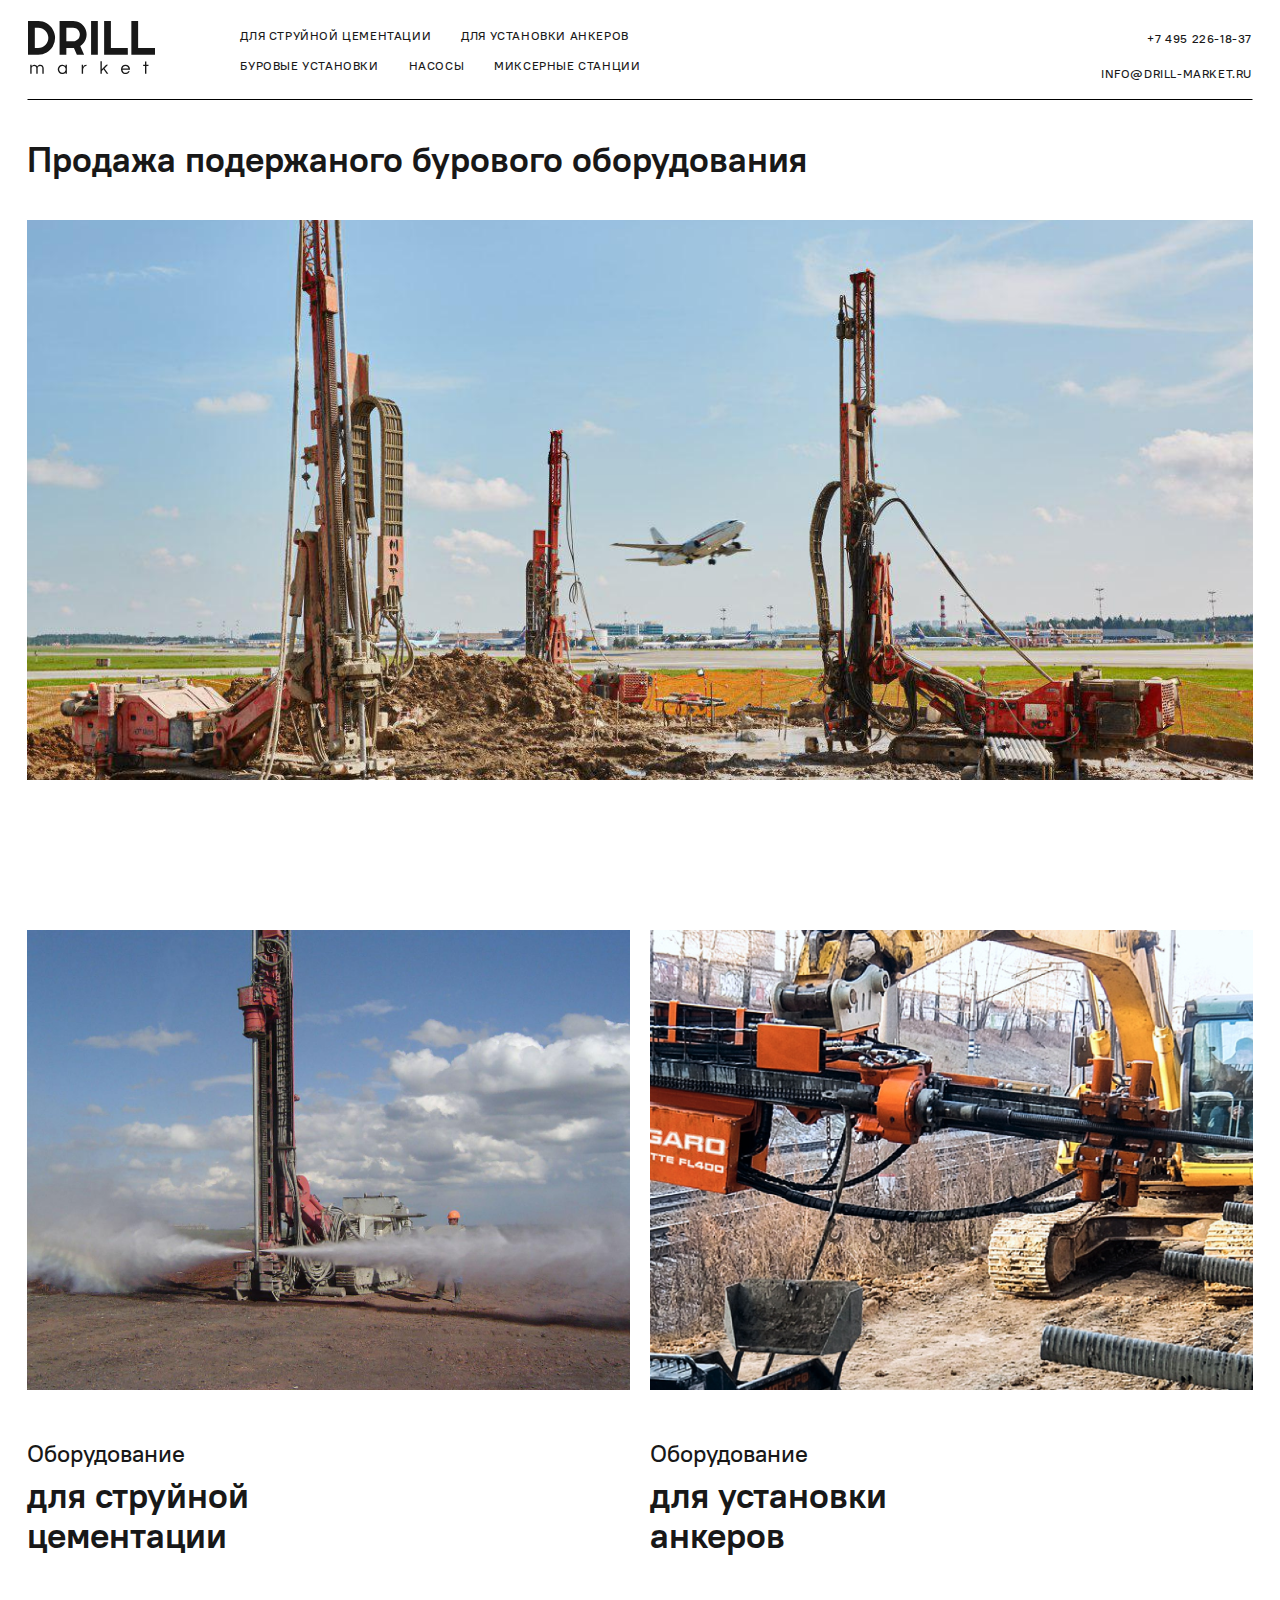
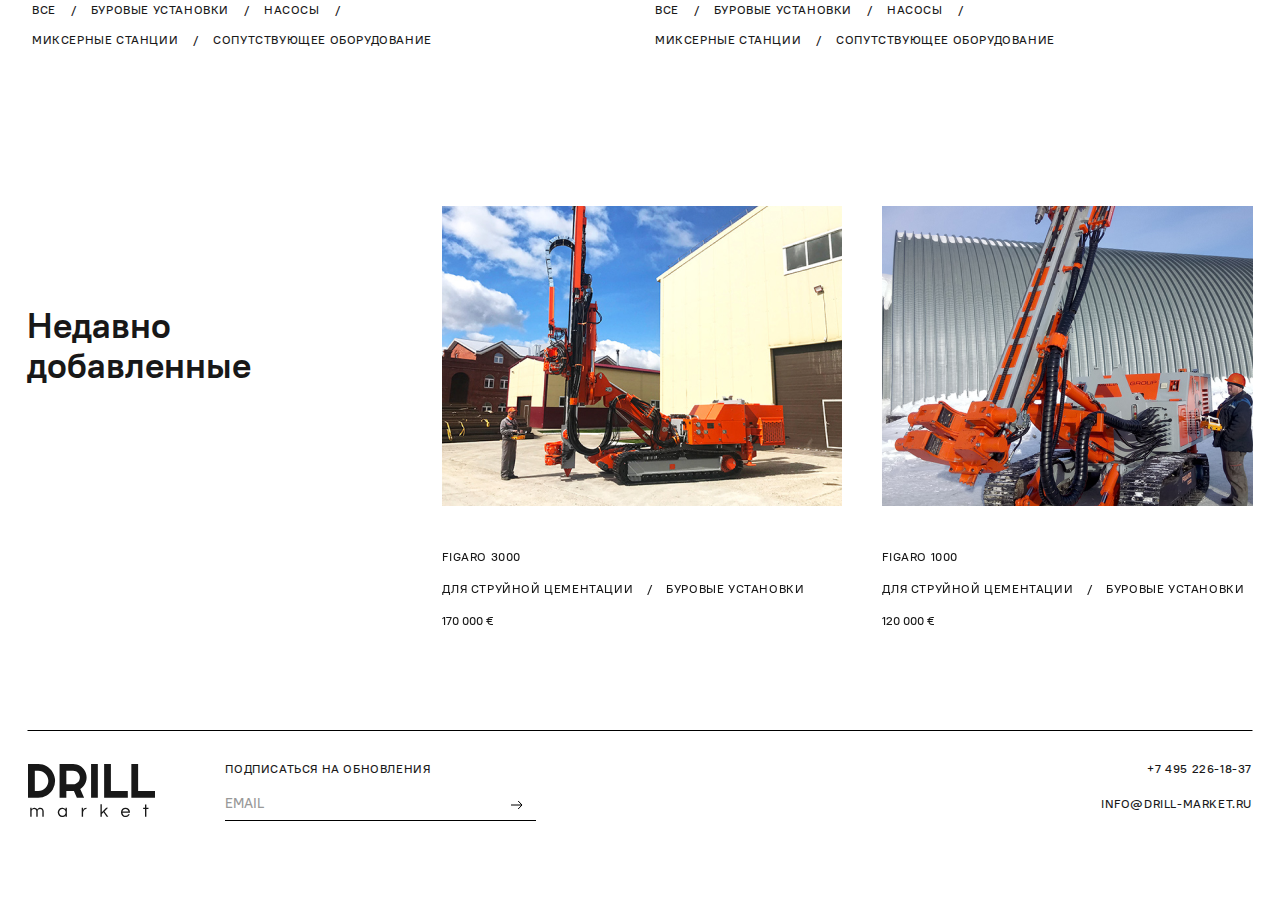
<file: index.html>
<!DOCTYPE html>
<html lang="en">
  <head>
    <meta charset="utf-8">
    <meta http-equiv="X-UA-Compatible" content="IE=edge">
    <meta name="viewport" content="width=device-width, initial-scale=1">

	  <title>Drill market</title>

    <!-- Bootstrap -->  
    <link href="css/bootstrap.min.css" rel="stylesheet">
    <link href="css/site.css" rel="stylesheet">
    <link rel="stylesheet" type="text/css" href="css/slick.css">    <!-- карусель -->
    <link rel="stylesheet" type="text/css" href="css/slick-theme.css">   
    <link rel="stylesheet" type="text/css" href="css/modal-slider.css"> <!-- для модального меню -->

    <!-- HTML5 Shim and Respond.js for IE8 support of HTML5 elements and media queries -->  
    <!-- Предупреждение: Respond.js не работает при просмотре страницы через файл:// -->  
    <!--[if lt IE 9]>
 <script src="https://oss.maxcdn.com/html5shiv/3.7.3/html5shiv.min.js"></script >
 <script src="https://oss.maxcdn.com/respond/1.4.2/respond.min.js"></script>
 <![endif]-->  
  </head>
  <body>
    <!-- хедер -->
    <div class="container">
        <div class="navbar header padding-right-15-less-640">
          <div class="row">
              <div class="col col-xs-6 col-sm-4 col-md-2">
                <a href="./index.html">
                  <img class="logo" src="./icons/Logo.svg" alt="DRILL">
                </a>      
              </div>
  
              <!-- расписанное меню - для большого экрана -->
              <div class="col col-md-8 more-1024">
                <div class="row">
                  <ul class="navbar-nav nav">
                    <li class=""><a class="nav-link yellow-hover" href="./section.html?work=1">Для струйной цементации</a></li>
                    <li class=""><a class="nav-link yellow-hover" href="./section.html?work=2">Для установки анкеров</a></li>
                  </ul>
                </div>
  
                <div class="row">           
                  <ul class="navbar-nav nav">
                    <li class="nav-item"><a class="nav-link yellow-hover" href="./section.html?tool=1">Буровые установки</a></li>
                    <li class="nav-item"><a class="nav-link yellow-hover" href="./section.html?tool=2">Насосы</a></li>
                    <li class="nav-item"><a class="nav-link yellow-hover" href="./section.html?tool=3">Миксерные станции</a></li>
                  </ul>                
                </div>
              </div>
  
              <!-- кнопка меню - для маленького экрана -->            
              <div class="col col-xs-offset-7 col-xs-1 col-sm-offset-0 col-sm-4 less-1024 more-640 text-center">
                <div class="row margin-top-10">
                  <a data-toggle="modal" data-target="#menuModal"><img src="./icons/burger.svg" alt="Menu" /></a>
                </div>
              </div>         
            
  
            <!-- а это для очень маленького -->
            <div class="col col-xs-offset-5 col-xs-1 col-sm-offset-0 col-sm-4 text-center less-640">
              <div class="row margin-top-10">
                  <a data-toggle="modal" data-target="#menuModal"><img src="./icons/burger.svg" alt="Menu" /></a>
              </div>
            </div>          
  
            <div class="col col-xs-4 col-md-2 text-right padding-right-20 more-640">
              <div class="row">
                <h6><a class="nav-link none-focus yellow-hover" href="tel:+7 495 226-18-37">+7 495 226-18-37</a></h6>
              </div>
              <div class="row">
                <h6><a class="nav-link none-focus yellow-hover" href="mailto:info@drill-market.ru">info@drill&#8209;market.ru</a></h6>
              </div>
            </div>
          </div>
        </div>
  
        <div class="row less-640">
          <div class="col col-xs-6">
            <h6><a class="nav-link none-focus yellow-hover" href="mailto:info@drill-market.ru">info@drill&#8209;market.ru</a></h6>
          </div>
          <div class="col col-xs-6 text-right">
            <h6><a class="nav-link none-focus yellow-hover" href="tel:+7 495 226-18-37">+7 495 226-18-37</a></h6>
          </div>        
        </div>
      </div>
      

    <!-- главная картинка -->
    <div class="container">
      <div class="row">
        <div class="col col-xs-12">
          <h1 class="font-24-less-640">Продажа подержаного бурового оборудования</h1>
        </div>
      </div>
      <div class="row">
        <div class="col col-xs-12">
          <img class="img-main margin-top-30 lol" src="./images/photo-main.jpg" alt="">
        </div>
      </div>      
    </div>

    <!-- чистое поле -->
    <div class="container margin-top-150"></div>


    <!-- разделы -->
    <div class="container">
        <div class="row">

          <div class="col col-xs-12 col-md-6">
            <div class="row">
              <div class="col col-xs-12">
                <a href="./section.html?work=1"><img class="img-section" src="./images/photo-section-1.jpg" alt=""></a>
              </div>
            </div>

            <div class="row margin-top-50">
              <div class="col col-xs-12 col-md-6">
                <h3 class="margin-top-0">Оборудование</h3>
                <h1 class="margin-top-10"><a class="none-focus yellow-hover" href="./section.html?work=1">для&nbsp;струйной<br/>цементации</a></h1>
              </div>
            </div>

            <div class="col col-xs-12 padding-left-0">
              <div class="row margin-top-30">
                <ul class="navbar-nav nav">
                  <li class=""><a class="nav-link yellow-hover" href="./section.html?work=1">Все</a></li>
                  <li><a class="separator">/</a></li>
                  <li class=""><a class="nav-link yellow-hover" href="./section.html?work=1&tool=1">Буровые установки</a></li>
                  <li><a class="separator">/</a></li>
                  <br class="less-640" />
                  <li class="nav-item"><a class="nav-link yellow-hover" href="./section.html?work=1&tool=2">Насосы</a></li>
                  <li><a class="separator">/</a></li>
                  <br class="more-640" />
                  <li class="nav-item"><a class="nav-link yellow-hover" href="./section.html?work=1&tool=3">Миксерные станции</a></li>
                  <li><a class="separator">/</a></li>
                  <br class="less-640" />
                  <li class="nav-item"><a class="nav-link yellow-hover" href="./section.html?work=1&tool=4">Сопутствующее оборудование</a></li>
                </ul>
              </div>                
            </div>
              
          </div>
          
          <!-- между разделами - для маленьких экранов нужен отступ по высоте -->
          <div class="col col-xs-12 less-1024 margin-top-100"></div>

          <div class="col col-xs-12 col-md-6">
            <div class="row">
              <div class="col col-xs-12">
                <a href="./section.html?work=2"><img class="img-section" src="./images/photo-section-2.jpg" alt=""></a>
              </div>
            </div>

            <div class="row margin-top-50">
              <div class="col col-xs-12 col-md-6">
                <h3 class="margin-top-0">Оборудование</h3>
                <h1 class="margin-top-10"><a class="none-focus yellow-hover" href="./section.html?work=2">для&nbsp;установки<br/>анкеров</a></h1>            
              </div>
            </div>

            <div class="row margin-top-30">
              <div class="col col-xs-12 padding-left-0">
                <ul class="navbar-nav nav">
                  <li class=""><a class="nav-link yellow-hover" href="./section.html?work=2">Все</a></li>
                  <li><a class="separator">/</a></li>
                  <li class=""><a class="nav-link yellow-hover" href="./section.html?work=2&tool=1">Буровые установки</a></li>
                  <li><a class="separator">/</a></li>
                  <br class="less-640" />
                  <li class="nav-item"><a class="nav-link yellow-hover" href="./section.html?work=2&tool=2">Насосы</a></li>
                  <li><a class="separator">/</a></li>
                  <br class="more-640" />
                  <li class="nav-item"><a class="nav-link yellow-hover" href="./section.html?work=2&tool=3">Миксерные станции</a></li>
                  <li><a class="separator">/</a></li>
                  <br class="less-640" />
                  <li class="nav-item"><a class="nav-link yellow-hover" href="./section.html?work=2&tool=4">Сопутствующее оборудование</a></li>
                </ul>
              </div>
            </div>
            
          </div>

        </div>
      </div>

  
    <!-- карусель -->
    <div class="col col-xs-12 more-1024 margin-top-150"></div> <!-- отступ по высоте для больших экранов -->

    <div class="container">
      <div class="row">
        <div class="col col-xs-12 col-md-3 margin-top-80">
          <h1>Недавно добавленные</h1>
        </div>

        <div class="col col-xs-12 col-md-offset-1 col-md-8">

          <section class="carousel-main slider margin-top-40-less-1024 more-640">
            <div>
              <a href="./product.html?id=1">
                <img src="./images/products/Figaro3000.png" class="img-responsive img-carousel">
              </a>
              <div class="margin-top-40">
                <a class="nav-link yellow-hover" href="./product.html?id=1">Figaro 3000</a>
              </div>
              <div class="with-label margin-top-12">
                <a class="nav-link yellow-hover more-1024" href="#">Для струйной цементации</a>
                <a class="separator more-1024">/</a>
                <a class="nav-link yellow-hover" href="#">буровые установки</a>
              </div>
              <div class="margin-top-12">
                <a class="separator" href="#">170 000 €</a>
              </div>
            </div>

            <div>
              <a href="./product.html?id=2">
                <img src="./images/products/Figaro1000.png" class="img-responsive img-carousel">
              </a>
              <div class="margin-top-40">
                <a class="nav-link yellow-hover" href="./product.html?id=2">Figaro 1000</a>
              </div>
              <div class="with-label margin-top-12">
                <a class="nav-link yellow-hover more-1024" href="#">Для струйной цементации</a>
                <a class="separator more-1024">/</a>
                <a class="nav-link yellow-hover" href="#">буровые установки</a>
              </div>
              <div class="margin-top-12">
                <a class="separator" href="#">120 000 €</a>
              </div>
            </div>

            <div>
              <a href="./product.html?id=3">
                <img src="./images/products/Figaro400.png" class="img-responsive img-carousel">
              </a>
              <div class="margin-top-40">
                <a class="nav-link yellow-hover" href="./product.html?id=3">Figaro 400</a>
              </div>
              <div class="with-label margin-top-12">
                <a class="nav-link yellow-hover more-1024" href="#">Для струйной цементации</a>
                <a class="separator more-1024">/</a>
                <a class="nav-link yellow-hover" href="#">буровые установки</a>
              </div>
              <div class="margin-top-12">
                <a class="separator" href="#">3 000 000 руб</a>
              </div>
            </div>

            <!--
            <div>
              <a href="#1">
                <img src="http://placehold.it/300/8bc34a/000000" class="img-responsive img-carousel">
              </a>
              <div class="margin-top-40">
                <a class="nav-link yellow-hover" href="#">Краткое наименование</a>
              </div>
              <div class="with-label margin-top-12">
                <a class="nav-link yellow-hover" href="#">Тип работ</a>
                <a class="separator">/</a>
                <a class="nav-link yellow-hover" href="#">Тип оборудования</a>
              </div>
              <div class="margin-top-12">
                <a class="separator" href="#">ЦЕНА €</a>
              </div>                  
            </div>
            -->
          </section>

          <!-- вторая карусель - с другими настройками для маленького экрана -->
          <section class="carousel-little fullscreen slider margin-top-40-less-1024 less-640">
              <div>
                <a href="./product.html?id=1">
                  <img src="./images/products/Figaro3000.png" class="img-responsive img-carousel">
                </a>
                <div class="margin-top-40">
                  <a class="nav-link yellow-hover" href="./product.html?id=1">Figaro 3000</a>
                </div>
                <div class="with-label margin-top-12">
                  <a class="nav-link yellow-hover more-1024" href="#">Для струйной цементации</a>
                  <a class="separator more-1024">/</a>
                  <a class="nav-link yellow-hover" href="#">буровые установки</a>
                </div>
                <div class="margin-top-12">
                  <a class="separator" href="#">170 000 €</a>
                </div>
              </div>
  
              <div>
                <a href="./product.html?id=2">
                  <img src="./images/products/Figaro1000.png" class="img-responsive img-carousel">
                </a>
                <div class="margin-top-40">
                  <a class="nav-link yellow-hover" href="./product.html?id=2">Figaro 1000</a>
                </div>
                <div class="with-label margin-top-12">
                  <a class="nav-link yellow-hover more-1024" href="#">Для струйной цементации</a>
                  <a class="separator more-1024">/</a>
                  <a class="nav-link yellow-hover" href="#">буровые установки</a>
                </div>
                <div class="margin-top-12">
                  <a class="separator" href="#">120 000 €</a>
                </div>
              </div>
  
              <div>
                <a href="./product.html?id=3">
                  <img src="./images/products/Figaro400.png" class="img-responsive img-carousel">
                </a>
                <div class="margin-top-40">
                  <a class="nav-link yellow-hover" href="./product.html?id=3">Figaro 400</a>
                </div>
                <div class="with-label margin-top-12">
                  <a class="nav-link yellow-hover more-1024" href="#">Для струйной цементации</a>
                  <a class="separator more-1024">/</a>
                  <a class="nav-link yellow-hover" href="#">буровые установки</a>
                </div>
                <div class="margin-top-12">
                  <a class="separator" href="#">3 000 000 руб</a>
                </div>
              </div>
            </section>



        </div>
      </div>
    </div>
    <!----------------------------------------------------------------------------------->


    <!-- футер -->
    <div class="container margin-bottom-50 margin-top-100">
      <div class="navbar footer">

        <div class="row less-640 margin-bottom-50">
          <div class="col col-xs-6">
            <h6><a class="nav-link none-focus yellow-hover" href="mailto:info@drill-market.ru">info@drill&#8209;market.ru</a></h6>
          </div>
          <div class="col col-xs-6 text-right">
            <h6><a class="nav-link none-focus yellow-hover" href="tel:+7 495 226-18-37">+7 495 226-18-37</a></h6>
          </div>        
        </div>

        <div class="row">
          <div class="col col-xs-4 col-md-2 more-640">
            <a href="./index.html">
              <img class="logo" src="./icons/Logo.svg" alt="DRILL">
            </a>      
          </div>

          <div class="col col-xs-offset-1 col-xs-10 col-sm-offset-0 col-sm-4 col-md-3">
            <div class="row">
              <h6 class="nav-link">Подписаться на обновления</h6>
            </div>

            <div class="row">
              <div class="input-group">
                <input type="email" class="form-control material-input" id="input-email" placeholder="EMAIL">
                <span class="input-group-btn material-input">
                  <a href="#" class="nav-link btn btn-secondary"><img src="icons/arrow.svg" alt="" /></a>
                </span>
              </div>
            </div>
          </div>

          <div class="col col-xs-4 col-md-offset-5 col-md-2 text-right padding-right-20 more-640">
            <div class="row">
              <h6><a class="nav-link none-focus yellow-hover" href="tel:+7 495 226-18-37">+7 495 226-18-37</a></h6>
            </div>
            <div class="row">
              <h6><a class="nav-link none-focus yellow-hover" href="mailto:info@drill-market.ru">info@drill&#8209;market.ru</a></h6>
            </div>
          </div>
        </div>

        <!-- эмблема для маленьких экранов -->
        <div class="row less-640 margin-top-50 margin-bottom-20">
          <div class="col col-xs-12 text-center">
            <a href="./index.html">
              <img class="logo" src="./icons/Logo.svg" alt="DRILL">
            </a>      
          </div>
        </div>

      </div>

      <div class="row margin-bottom-20 less-1024"></div>
    </div>
	
  
    <!-- Modal -->
    <div class="modal left fade" id="menuModal" tabindex="-1" role="dialog" aria-labelledby="menuModalLabel">
        <div class="modal-dialog" role="document">
          <div class="modal-content">
            
            <!-- хедер модального окна -->
            <div class="container">
                <div class="navbar header padding-right-15-less-640">
                  <div class="row">
      
                    <div class="col col-xs-6 col-sm-4">
                      <a href="./index.html">
                        <img class="logo" src="./icons/Logo.svg" alt="DRILL">
                      </a>   
                    </div>
      
                    <!-- кнопка меню - для маленького экрана -->
                    <div class="col col-xs-offset-7 col-xs-1 col-sm-offset-0 col-sm-4 less-1024 more-640 text-center">
                      <div class="row margin-top-10">
                        <a data-direction='left' data-dismiss="modal" aria-label="Close"><img src="icons/close.svg" alt="Close" /></a>
                      </div>
                    </div>
          
                    <!-- а это для очень маленького -->
                    <div class="col col-xs-offset-5 col-xs-1 col-sm-offset-0 col-sm-4 text-center less-640">
                      <div class="row margin-top-10">
                          <a data-direction='left' data-dismiss="modal" aria-label="Close"><img src="icons/close.svg" alt="Close" /></a>
                      </div>
                    </div>
  
                    <div class="col col-sm-4 text-right padding-right-20 more-640">
                      <div class="row">
                        <h6><a class="nav-link none-focus yellow-hover" href="tel:+7 495 226-18-37">+7 495 226-18-37</a></h6>
                      </div>
                      <div class="row">
                        <h6><a class="nav-link none-focus yellow-hover" href="mailto:info@drill-market.ru">info@drill&#8209;market.ru</a></h6>
                      </div>
                    </div>              
      
                  </div>    
                </div>
  
                <div class="row less-640">
                  <div class="col col-xs-6">
                    <h6><a class="nav-link none-focus yellow-hover" href="mailto:info@drill-market.ru">info@drill&#8209;market.ru</a></h6>
                  </div>
                  <div class="col col-xs-6 text-right">
                    <h6><a class="nav-link none-focus yellow-hover" href="tel:+7 495 226-18-37">+7 495 226-18-37</a></h6>
                  </div>        
                </div>
              </div>
  
            <!-- содержимое модального окна -->
            <div class="container more-640">
              <div class="row">
                <div class="col col-xs-12">
                  <h1><a class="none yellow-hover" href="./section.html?work=1">Для струйной цементации</a></h1>
                  <h1 class="margin-top-30"><a class="none yellow-hover" href="./section.html?work=2">Для установки анкеров</a></h1>   
  
                  <h1 class="margin-top-50"><a class="none yellow-hover" href="./section.html?tool=1">Буровые установки</a></h1>
                  <h1 class="margin-top-30"><a class="none yellow-hover" href="./section.html?tool=2">Насосы</a></h1>
                  <h1 class="margin-top-30"><a class="none yellow-hover" href="./section.html?tool=3">Миксерные станции</a></h1>
                  <h1 class="margin-top-30"><a class="none yellow-hover" href="./section.html?tool=4">Сопутствующее оборудование</a></h1>
                </div>
              </div>
            </div>
  
            <div class="container margin-top-40 less-640">
              <div class="row">
                <div class="col col-xs-12">
                  <h4><a class="none yellow-hover" href="./section.html?work=1">Для струйной цементации</a></h4>
                  <h4 class="margin-top-20"><a class="none yellow-hover" href="./section.html?work=2">Для установки анкеров</a></h4>
  
                  <h4 class="margin-top-40"><a class="none yellow-hover" href="./section.html?tool=1">Буровые установки</a></h4>
                  <h4 class="margin-top-20"><a class="none yellow-hover" href="./section.html?tool=2">Насосы</a></h4>
                  <h4 class="margin-top-20"><a class="none yellow-hover" href="./section.html?tool=3">Миксерные станции</a></h4>
                  <h4 class="margin-top-20"><a class="none yellow-hover" href="./section.html?tool=4">Сопутствующее оборудование</a></h4>                
                </div>
              </div>
            </div>
  
            <!-- футер модального окна -->
            <div class="container">
              <div class="site-modal-footer">
                <div class="row">
    
                    <div class="col col-xs-offset-1 col-xs-10 col-sm-offset-0 col-sm-6">
                      <div class="row">
                        <div class="col col-xs-12">
                          <h6 class="nav-link">Подписаться на обновления</h6>
                        </div>
                      </div>
          
                      <div class="row">
                        <div class="col col-xs-12">
                          <div class="input-group">
                            <input type="email" class="form-control material-input" id="input-email" placeholder="EMAIL">
                            <span class="input-group-btn material-input">
                              <a href="#" class="nav-link btn btn-secondary"><img src="icons/arrow.svg" alt="" /></a>
                            </span>
                          </div>
                        </div>
                      </div>
                    </div>
    
                </div>
              </div>
            </div>
  
          </div><!-- modal-content -->
        </div><!-- modal-dialog -->
      </div><!-- modal -->

	
    <script src="js/jquery-1.12.4.min.js"></script>
    <script src="js/bootstrap.min.js"></script>
    <script src="js/slick.min.js" type="text/javascript" charset="utf-8"></script>
    
    <script>
      $(document).ready(function(){
          $(".carousel-main").slick({
            slidesToShow: 2,
            slidesToScroll: 1,            
            dots: false,
            arrows: false,
            infinite: true,
            variableWidth: true,
            swipeToSlide: true
          });


          $(".carousel-little").slick({
            slidesToShow: 1,
            slidesToScroll: 1,            
            dots: true,
            arrows: false,
            infinite: true,
            variableWidth: false,
            swipeToSlide: true
          });

          
      });   
    </script>
  </body>
</html>
</file>
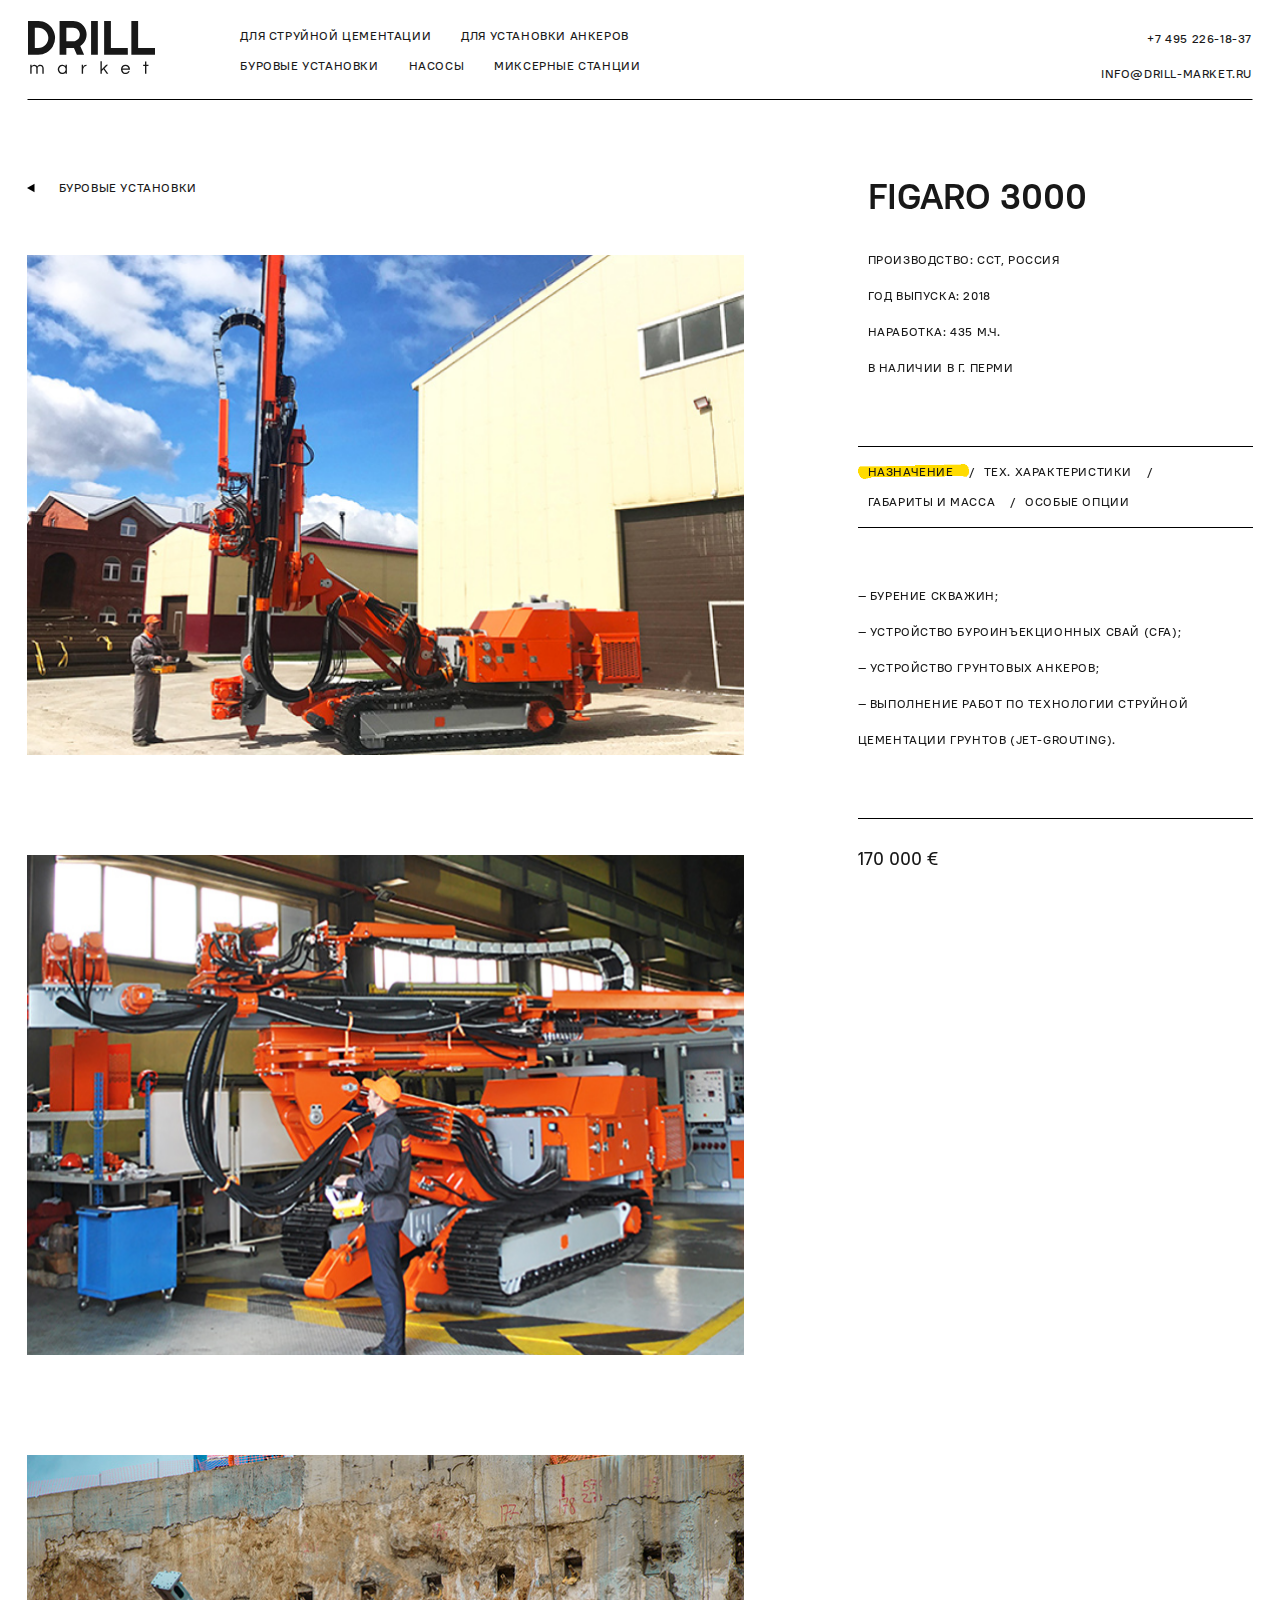
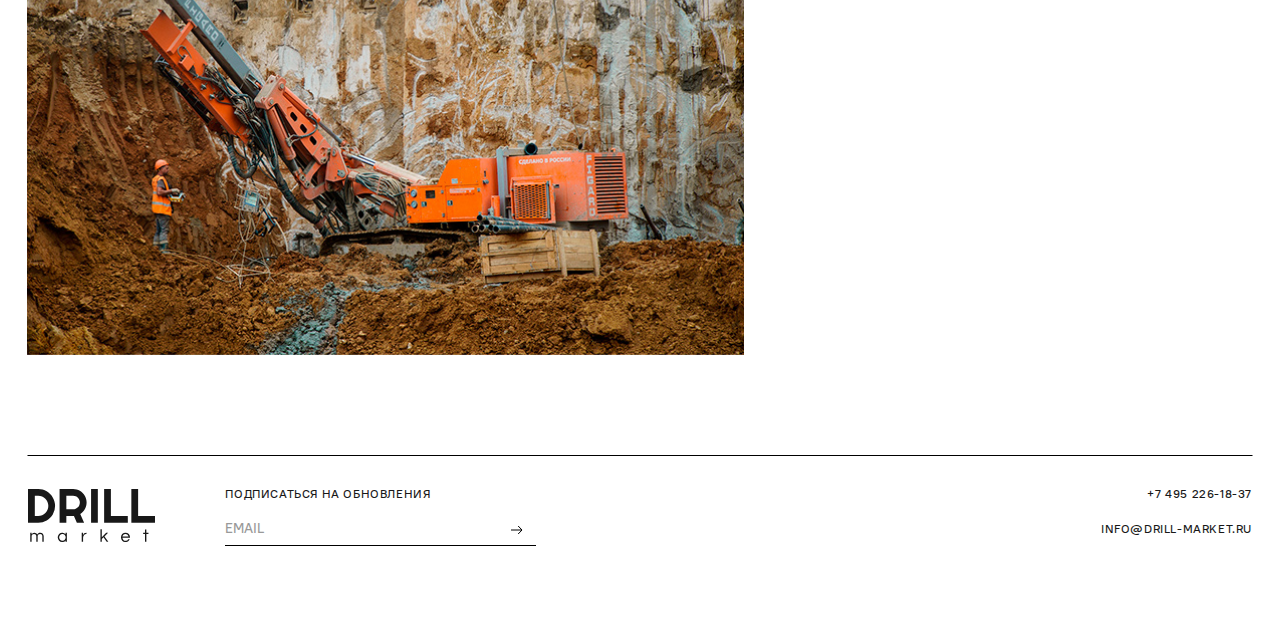
<file: product.html>
<!DOCTYPE html>
<html lang="en">
  <head>
    <meta charset="utf-8">
    <meta http-equiv="X-UA-Compatible" content="IE=edge">
    <meta name="viewport" content="width=device-width, initial-scale=1">
	  <title>Drill market</title>

    <!-- Bootstrap -->  
    <link href="css/bootstrap.min.css" rel="stylesheet">
    <link href="css/site.css" rel="stylesheet">
    <link rel="stylesheet" type="text/css" href="css/slick.css">    <!-- карусель -->
    <link rel="stylesheet" type="text/css" href="css/slick-theme.css">
    <link href="css/sticky-filter.css" rel="stylesheet">
    <link rel="stylesheet" type="text/css" href="css/modal-slider.css"> <!-- для модального меню -->

    <!-- HTML5 Shim and Respond.js for IE8 support of HTML5 elements and media queries -->  
    <!-- Предупреждение: Respond.js не работает при просмотре страницы через файл:// -->  
    <!--[if lt IE 9]>
 <script src="https://oss.maxcdn.com/html5shiv/3.7.3/html5shiv.min.js"></script >
 <script src="https://oss.maxcdn.com/respond/1.4.2/respond.min.js"></script>
 <![endif]-->  
  </head>
  <body>
    <!-- хедер -->
    <div class="container">
        <div class="navbar header padding-right-15-less-640">
          <div class="row">
              <div class="col col-xs-6 col-sm-4 col-md-2">
                <a href="./index.html">
                  <img class="logo" src="./icons/Logo.svg" alt="DRILL">
                </a>      
              </div>
  
              <!-- расписанное меню - для большого экрана -->
              <div class="col col-md-8 more-1024">
                <div class="row">
                  <ul class="navbar-nav nav">
                    <li class=""><a class="nav-link yellow-hover" href="./section.html?work=1">Для струйной цементации</a></li>
                    <li class=""><a class="nav-link yellow-hover" href="./section.html?work=2">Для установки анкеров</a></li>
                  </ul>
                </div>
  
                <div class="row">           
                  <ul class="navbar-nav nav">
                    <li class="nav-item"><a class="nav-link yellow-hover" href="./section.html?tool=1">Буровые установки</a></li>
                    <li class="nav-item"><a class="nav-link yellow-hover" href="./section.html?tool=2">Насосы</a></li>
                    <li class="nav-item"><a class="nav-link yellow-hover" href="./section.html?tool=3">Миксерные станции</a></li>
                  </ul>                
                </div>
              </div>
  
              <!-- кнопка меню - для маленького экрана -->            
              <div class="col col-xs-offset-7 col-xs-1 col-sm-offset-0 col-sm-4 less-1024 more-640 text-center">
                <div class="row margin-top-10">
                  <a data-toggle="modal" data-target="#menuModal"><img src="./icons/burger.svg" alt="Menu" /></a>
                </div>
              </div>         
            
  
            <!-- а это для очень маленького -->
            <div class="col col-xs-offset-5 col-xs-1 col-sm-offset-0 col-sm-4 text-center less-640">
              <div class="row margin-top-10">
                  <a data-toggle="modal" data-target="#menuModal"><img src="./icons/burger.svg" alt="Menu" /></a>
              </div>
            </div>          
  
            <div class="col col-xs-4 col-md-2 text-right padding-right-20 more-640">
              <div class="row">
                <h6><a class="nav-link none-focus yellow-hover" href="tel:+7 495 226-18-37">+7 495 226-18-37</a></h6>
              </div>
              <div class="row">
                <h6><a class="nav-link none-focus yellow-hover" href="mailto:info@drill-market.ru">info@drill&#8209;market.ru</a></h6>
              </div>
            </div>
          </div>
        </div>
  
        <div class="row less-640">
          <div class="col col-xs-6">
            <h6><a class="nav-link none-focus yellow-hover" href="mailto:info@drill-market.ru">info@drill&#8209;market.ru</a></h6>
          </div>
          <div class="col col-xs-6 text-right">
            <h6><a class="nav-link none-focus yellow-hover" href="tel:+7 495 226-18-37">+7 495 226-18-37</a></h6>
          </div>        
        </div>
      </div>
      


    <div class="container margin-top-50">
      <div class="row">

        <!-- картинки - для большого экрана -->
        <div class="col col-md-7 more-1024">
          <div class="row padding-left-10">
            <h6 class="nav-link">
              <img class="product-icon" src="icons/triangle.svg" alt="">
              <a class="nav-link yellow-hover" href="./section.html?tool=1">Буровые установки</a> <!-- Todo: даже это из базы -->
            </h6>
          </div>

          <div class="row padding-left-10 margin-top-50">
            <img class="img-product-details" src="images/products/Figaro3000-1.png" />
          </div>

          <div class="row padding-left-10 margin-top-100">
            <img class="img-product-details" src="images/products/Figaro3000-2.png" />
          </div>
            
          <div class="row padding-left-10 margin-top-100">
            <img class="img-product-details" src="images/products/Figaro3000-3.png" />
          </div>            
        </div>

        <!-- карусель - для маленького экрана -->
        <div class="col col-xs-12 less-1024">
          <section class="carousel-prod fullscreen slider">
            <div>
              <img class="img-product-details" src="images/products/Figaro3000-1.png" />
            </div>
  
            <div>
              <img class="img-product-details" src="images/products/Figaro3000-2.png" />
            </div>
              
            <div>
              <img class="img-product-details" src="images/products/Figaro3000-3.png" />
            </div>   
          </section>
        </div>        

        <!-- описание -->
        <div class="col col-xs-12 col-md-offset-1 col-md-4 sticky-filter margin-top-50-less-1024">
          <div class="row padding-left-10">
            <div class="col col-xs-12">
              <h1 class="product-name">Figaro 3000</h1>
            </div>
          </div>
          <div class="row padding-left-10 margin-top-5 margin-top-40-less-1024">
            <div class="col col-xs-12">
              <h6 class="product-common">Производство: CCT, Россия<br/>
                Год выпуска: 2018<br/>
                Наработка: 435 м.ч.<br/>
                В наличии в г. Перми</h6>
            </div>
          </div>
          
          <div class="row margin-top-40">
            <div class="col col-xs-12">
              <ul class="navbar-nav nav product-menu">
                <li id="info-type-1" class="active"><a class="nav-link none-hover none-focus" onclick="openInfo('1');">Назначение</a></li>
                <li><a class="separator">/</a></li>
                <li id="info-type-2"><a class="nav-link none-hover none-focus" onclick="openInfo('2');">Тех. характеристики</a></li>
                <li><a class="separator">/</a></li>
                <li id="info-type-3"><a class="nav-link none-hover none-focus" onclick="openInfo('3');">Габариты и масса</a></li>
                <li><a class="separator">/</a></li>
                <li id="info-type-4"><a class="nav-link none-hover none-focus" onclick="openInfo('4');">Особые опции</a></li>              
              </ul>
            </div>
          </div>

          <div class="row margin-top-40">
            <div class="col col-xs-12">
              <h6 id='info' class="product-common">— бурение скважин; <br/>
              — устройство буроинъекционных свай (CFA);<br/>
              — устройство грунтовых анкеров;<br/>
              — выполнение работ по технологии струйной цементации грунтов (jet-grouting).</h6>
            </div>
          </div>

          <div class="row margin-top-30 product-price">
            <div class="col col-xs-12">
              <h4>170 000 €</h4>
            </div>
          </div>

        </div> <!-- колонка описания -->

      </div>
    </div>


 

    <!-- футер -->
    <div class="container margin-bottom-50 margin-top-100">
        <div class="navbar footer">
  
          <div class="row less-640 margin-bottom-50">
            <div class="col col-xs-6">
              <h6><a class="nav-link none-focus yellow-hover" href="mailto:info@drill-market.ru">info@drill&#8209;market.ru</a></h6>
            </div>
            <div class="col col-xs-6 text-right">
              <h6><a class="nav-link none-focus yellow-hover" href="tel:+7 495 226-18-37">+7 495 226-18-37</a></h6>
            </div>        
          </div>
  
          <div class="row">
            <div class="col col-xs-4 col-md-2 more-640">
              <a href="./index.html">
                <img class="logo" src="./icons/Logo.svg" alt="DRILL">
              </a>       
            </div>
  
            <div class="col col-xs-offset-1 col-xs-10 col-sm-offset-0 col-sm-4 col-md-3">
              <div class="row">
                <h6 class="nav-link">Подписаться на обновления</h6>
              </div>
  
              <div class="row">
                <div class="input-group">
                  <input type="email" class="form-control material-input" id="input-email" placeholder="EMAIL">
                  <span class="input-group-btn material-input">
                    <a href="#" class="nav-link btn btn-secondary"><img src="icons/arrow.svg" alt="" /></a>
                  </span>
                </div>
              </div>
            </div>
  
            <div class="col col-xs-4 col-md-offset-5 col-md-2 text-right padding-right-20 more-640">
              <div class="row">
                <h6><a class="nav-link none-focus yellow-hover" href="tel:+7 495 226-18-37">+7 495 226-18-37</a></h6>
              </div>
              <div class="row">
                <h6><a class="nav-link none-focus yellow-hover" href="mailto:info@drill-market.ru">info@drill&#8209;market.ru</a></h6>
              </div>
            </div>
          </div>
  
          <!-- эмблема для маленьких экранов -->
          <div class="row less-640 margin-top-50 margin-bottom-20">
            <div class="col col-xs-12 text-center">
              <a href="./index.html">
                <img class="logo" src="./icons/Logo.svg" alt="DRILL">
              </a>    
            </div>
          </div>
  
        </div>
  
        <div class="row margin-bottom-20 less-1024"></div>
      </div>
    
    
    <!-- Modal -->
    <div class="modal left fade" id="menuModal" tabindex="-1" role="dialog" aria-labelledby="menuModalLabel">
        <div class="modal-dialog" role="document">
          <div class="modal-content">
            
            <!-- хедер модального окна -->
            <div class="container">
                <div class="navbar header padding-right-15-less-640">
                  <div class="row">
      
                    <div class="col col-xs-6 col-sm-4">
                      <a href="./index.html">
                        <img class="logo" src="./icons/Logo.svg" alt="DRILL">
                      </a>   
                    </div>
      
                    <!-- кнопка меню - для маленького экрана -->
                    <div class="col col-xs-offset-7 col-xs-1 col-sm-offset-0 col-sm-4 less-1024 more-640 text-center">
                      <div class="row margin-top-10">
                        <a data-direction='left' data-dismiss="modal" aria-label="Close"><img src="icons/close.svg" alt="Close" /></a>
                      </div>
                    </div>
          
                    <!-- а это для очень маленького -->
                    <div class="col col-xs-offset-5 col-xs-1 col-sm-offset-0 col-sm-4 text-center less-640">
                      <div class="row margin-top-10">
                          <a data-direction='left' data-dismiss="modal" aria-label="Close"><img src="icons/close.svg" alt="Close" /></a>
                      </div>
                    </div>
  
                    <div class="col col-sm-4 text-right padding-right-20 more-640">
                      <div class="row">
                        <h6><a class="nav-link none-focus yellow-hover" href="tel:+7 495 226-18-37">+7 495 226-18-37</a></h6>
                      </div>
                      <div class="row">
                        <h6><a class="nav-link none-focus yellow-hover" href="mailto:info@drill-market.ru">info@drill&#8209;market.ru</a></h6>
                      </div>
                    </div>              
      
                  </div>    
                </div>
  
                <div class="row less-640">
                  <div class="col col-xs-6">
                    <h6><a class="nav-link none-focus yellow-hover" href="mailto:info@drill-market.ru">info@drill&#8209;market.ru</a></h6>
                  </div>
                  <div class="col col-xs-6 text-right">
                    <h6><a class="nav-link none-focus yellow-hover" href="tel:+7 495 226-18-37">+7 495 226-18-37</a></h6>
                  </div>        
                </div>
              </div>
  
            <!-- содержимое модального окна -->
            <div class="container more-640">
              <div class="row">
                <div class="col col-xs-12">
                  <h1><a class="none yellow-hover" href="./section.html?work=1">Для струйной цементации</a></h1>
                  <h1 class="margin-top-30"><a class="none yellow-hover" href="./section.html?work=2">Для установки анкеров</a></h1>   
  
                  <h1 class="margin-top-50"><a class="none yellow-hover" href="./section.html?tool=1">Буровые установки</a></h1>
                  <h1 class="margin-top-30"><a class="none yellow-hover" href="./section.html?tool=2">Насосы</a></h1>
                  <h1 class="margin-top-30"><a class="none yellow-hover" href="./section.html?tool=3">Миксерные станции</a></h1>
                  <h1 class="margin-top-30"><a class="none yellow-hover" href="./section.html?tool=4">Сопутствующее оборудование</a></h1>
                </div>
              </div>
            </div>
  
            <div class="container margin-top-40 less-640">
              <div class="row">
                <div class="col col-xs-12">
                  <h4><a class="none yellow-hover" href="./section.html?work=1">Для струйной цементации</a></h4>
                  <h4 class="margin-top-20"><a class="none yellow-hover" href="./section.html?work=2">Для установки анкеров</a></h4>
  
                  <h4 class="margin-top-40"><a class="none yellow-hover" href="./section.html?tool=1">Буровые установки</a></h4>
                  <h4 class="margin-top-20"><a class="none yellow-hover" href="./section.html?tool=2">Насосы</a></h4>
                  <h4 class="margin-top-20"><a class="none yellow-hover" href="./section.html?tool=3">Миксерные станции</a></h4>
                  <h4 class="margin-top-20"><a class="none yellow-hover" href="./section.html?tool=4">Сопутствующее оборудование</a></h4>                
                </div>
              </div>
            </div>
  
            <!-- футер модального окна -->
            <div class="container">
              <div class="site-modal-footer">
                <div class="row">
    
                    <div class="col col-xs-offset-1 col-xs-10 col-sm-offset-0 col-sm-6">
                      <div class="row">
                        <div class="col col-xs-12">
                          <h6 class="nav-link">Подписаться на обновления</h6>
                        </div>
                      </div>
          
                      <div class="row">
                        <div class="col col-xs-12">
                          <div class="input-group">
                            <input type="email" class="form-control material-input" id="input-email" placeholder="EMAIL">
                            <span class="input-group-btn material-input">
                              <a href="#" class="nav-link btn btn-secondary"><img src="icons/arrow.svg" alt="" /></a>
                            </span>
                          </div>
                        </div>
                      </div>
                    </div>
    
                </div>
              </div>
            </div>
  
          </div><!-- modal-content -->
        </div><!-- modal-dialog -->
      </div><!-- modal -->
	
	
	
    <script src="js/jquery-1.12.4.min.js"></script>
    <script src="js/bootstrap.min.js"></script>
    <script src="js/slick.min.js" type="text/javascript" charset="utf-8"></script>

    <script>

      $(document).ready(function(){
          $(".carousel-prod").slick({
            slidesToShow: 1,          
            dots: true,
            arrows: false,
            infinite: true,
            swipeToSlide: true
          });
      });   

      // TODO: это все из базы тянуть
      function openInfo(infoType) {
        var text = '';
        switch (infoType) {   // TODO: магия чисел
          case '1':
          text = "— бурение скважин; <br/>— устройство буроинъекционных свай (CFA);<br/>— устройство грунтовых анкеров;<br/>— выполнение работ по технологии струйной цементации грунтов (jet-grouting).";
          break;
          case '2':
          text = "Характеристики офигенные.";
          break;
          case '3':
          text = "Везде пролезет.";
          break;
          case '4':
          text = "";
          break;
        }

        $('#info-type-1').removeClass('active');
        $('#info-type-2').removeClass('active');
        $('#info-type-3').removeClass('active');
        $('#info-type-4').removeClass('active');
        $('#info-type-' + infoType).addClass('active');

        $('#info').html(text);
      }


    </script>

  </body>
</html>
</file>
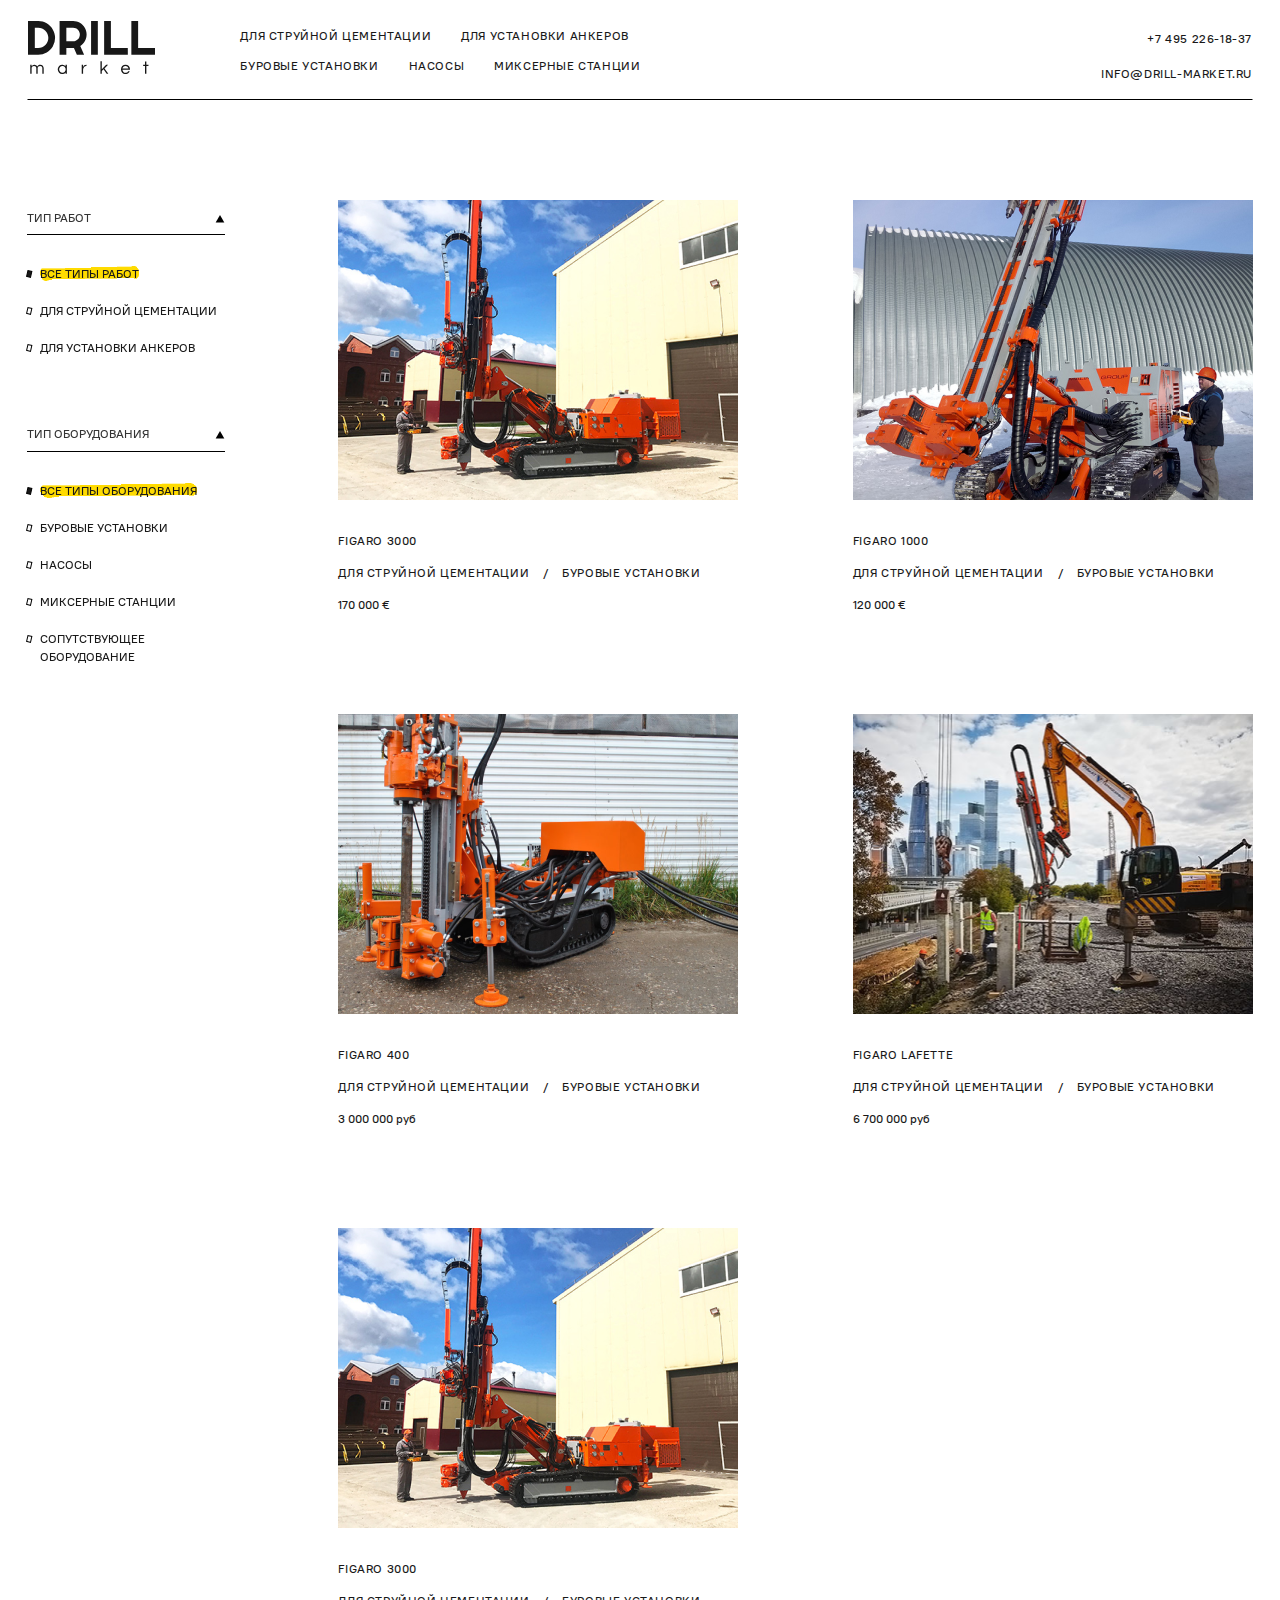
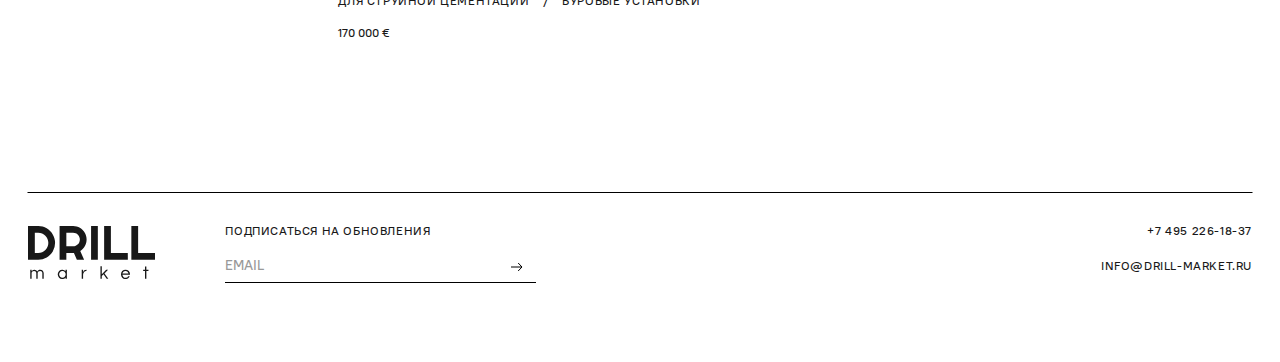
<file: section.html>
<!DOCTYPE html>
<html lang="en">
  <head>
    <meta charset="utf-8">
    <meta http-equiv="X-UA-Compatible" content="IE=edge">
    <meta name="viewport" content="width=device-width, initial-scale=1">
	  <title>Drill market</title>

    <!-- Bootstrap -->  
    <link href="css/bootstrap.min.css" rel="stylesheet">
    <link href="css/site.css" rel="stylesheet">
    <link href="css/sticky-filter.css" rel="stylesheet">
    <link rel="stylesheet" type="text/css" href="css/modal-slider.css"> <!-- для модального меню -->

    <!-- HTML5 Shim and Respond.js for IE8 support of HTML5 elements and media queries -->  
    <!-- Предупреждение: Respond.js не работает при просмотре страницы через файл:// -->  
    <!--[if lt IE 9]>
 <script src="https://oss.maxcdn.com/html5shiv/3.7.3/html5shiv.min.js"></script >
 <script src="https://oss.maxcdn.com/respond/1.4.2/respond.min.js"></script>
 <![endif]-->  
  </head>
  <body>
    <!-- хедер -->
    <div class="container">
        <div class="navbar header padding-right-15-less-640">
          <div class="row">
              <div class="col col-xs-6 col-sm-4 col-md-2">
                <a href="./index.html">
                  <img class="logo" src="./icons/Logo.svg" alt="DRILL">
                </a>      
              </div>
  
              <!-- расписанное меню - для большого экрана -->
              <div class="col col-md-8 more-1024">
                <div class="row">
                  <ul class="navbar-nav nav">
                    <li class=""><a class="nav-link yellow-hover" href="./section.html?work=1">Для струйной цементации</a></li>
                    <li class=""><a class="nav-link yellow-hover" href="./section.html?work=2">Для установки анкеров</a></li>
                  </ul>
                </div>
  
                <div class="row">           
                  <ul class="navbar-nav nav">
                    <li class="nav-item"><a class="nav-link yellow-hover" href="./section.html?tool=1">Буровые установки</a></li>
                    <li class="nav-item"><a class="nav-link yellow-hover" href="./section.html?tool=2">Насосы</a></li>
                    <li class="nav-item"><a class="nav-link yellow-hover" href="./section.html?tool=3">Миксерные станции</a></li>
                  </ul>                
                </div>
              </div>
  
              <!-- кнопка меню - для маленького экрана -->            
              <div class="col col-xs-offset-7 col-xs-1 col-sm-offset-0 col-sm-4 less-1024 more-640 text-center">
                <div class="row margin-top-10">
                  <a data-toggle="modal" data-target="#menuModal"><img src="./icons/burger.svg" alt="Menu" /></a>
                </div>
              </div>         
            
  
            <!-- а это для очень маленького -->
            <div class="col col-xs-offset-5 col-xs-1 col-sm-offset-0 col-sm-4 text-center less-640">
              <div class="row margin-top-10">
                  <a data-toggle="modal" data-target="#menuModal"><img src="./icons/burger.svg" alt="Menu" /></a>
              </div>
            </div>
  
            <div class="col col-xs-4 col-md-2 text-right padding-right-20 more-640">
              <div class="row">
                <h6><a class="nav-link none-focus yellow-hover" href="tel:+7 495 226-18-37">+7 495 226-18-37</a></h6>
              </div>
              <div class="row">
                <h6><a class="nav-link none-focus yellow-hover" href="mailto:info@drill-market.ru">info@drill&#8209;market.ru</a></h6>
              </div>
            </div>
          </div>
        </div>
  
        <div class="row less-640">
          <div class="col col-xs-6">
            <h6><a class="nav-link none-focus yellow-hover" href="mailto:info@drill-market.ru">info@drill&#8209;market.ru</a></h6>
          </div>
          <div class="col col-xs-6 text-right">
            <h6><a class="nav-link none-focus yellow-hover" href="tel:+7 495 226-18-37">+7 495 226-18-37</a></h6>
          </div>        
        </div>
      </div>
      

    <!-- разделы -->
    <div class="container margin-top-30">
      <div class="row">
        <!-- фильтры -->
        <div class="col col-xs-2 sticky-filter more-1024">
          
          <div class="row margin-top-50 padding-left-10">
              <button class="none-hover none-focus filter-btn material-input btn btn-default dropdown-toggle" onclick="expandChange('work-combo-btn');" data-toggle="collapse" data-target="#collapseWork" aria-expanded="false" aria-controls="collapseWork">
                Тип работ
                <span id="work-combo-btn" class="combo-btn expanded"></span>
              </button>
              </button>                                  
              <div class="collapse" id="collapseWork">
                <div>
                  <ul class="filter-list">
                    <li id='work-all'><a class="none-hover none-focus" onclick="filterChanged('all', null);">Все типы работ</a></li>
                    <li id='work-1'><a class="none-hover none-focus" onclick="filterChanged('1', null);">Для струйной цементации</a></li>
                    <li id='work-2'><a class="none-hover none-focus" onclick="filterChanged('2', null);">Для установки анкеров</a></li>
                  </ul>
                </div>                
              </div>          
          </div>

          <div class="row margin-top-50 padding-left-10">
            <button class="none-hover none-focus filter-btn material-input btn btn-default dropdown-toggle" onclick="expandChange('tool-combo-btn');" data-toggle="collapse" data-target="#collapseTool" aria-expanded="false" aria-controls="collapseTool">
              Тип оборудования
              <span id="tool-combo-btn" class="combo-btn expanded"></span>
            </button>
            </button>                                  
            <div class="collapse" id="collapseTool">
              <div>
                <ul class="filter-list">
                  <li id='tool-all'><a class="none-hover none-focus" onclick="filterChanged(null, 'all');">Все типы оборудования</a></li>
                  <li id='tool-1'><a class="none-hover none-focus" onclick="filterChanged(null, '1');">Буровые установки</a></li>
                  <li id='tool-2'><a class="none-hover none-focus" onclick="filterChanged(null, '2');">Насосы</a></li>
                  <li id='tool-3'><a class="none-hover none-focus" onclick="filterChanged(null, '3');">Миксерные станции</a></li>
                  <li id='tool-4'><a class="none-hover none-focus" onclick="filterChanged(null, '4');">Сопутствующее оборудование</a></li>
                </ul>
              </div>                
            </div>          
          </div>          

        </div>


        <!-- кнопка фильтров для маленьких экранов -->
        <div class="sticky-filter-btn less-1024">
            <a class="btn btn-default" data-toggle="modal" data-target="#filtersModal">Фильтры</a>
        </div>
          

        <div class="col col-xs-12 col-md-offset-1 col-md-9 catalog">

          <!-- сетка с товарами -->
          <!-- TODO: Данные должны тянуться из базы - по параметрам адресной строки-->
            <div class="col col-xs-12 col-sm-6 margin-top-50-less-640 catalog-item">
              <a href="./product.html?id=1">
                <img src="./images/products/Figaro3000.png" class="img-responsive img-product">
              </a>
              <div class="margin-top-30">
                <a class="nav-link yellow-hover" href="./product.html?id=1">Figaro 3000</a>
              </div>
              <div class="with-label margin-top-12">
                <a class="nav-link yellow-hover more-1024" href="#">Для струйной цементации</a>
                <a class="separator more-1024">/</a>
                <a class="nav-link yellow-hover" href="#">буровые установки</a>
              </div>
              <div class="margin-top-12">
                <a class="separator" href="#">170 000 €</a>
              </div>
            </div>

            <div class="col col-xs-12 col-sm-6 margin-top-50-less-640 catalog-item">
              <a href="./product.html?id=2">
                <img src="./images/products/Figaro1000.png" class="img-responsive img-product">
              </a>
              <div class="margin-top-30">
                <a class="nav-link yellow-hover" href="./product.html?id=2">Figaro 1000</a>
              </div>
              <div class="with-label margin-top-12">
                <a class="nav-link yellow-hover more-1024" href="#">Для струйной цементации</a>
                <a class="separator more-1024">/</a>
                <a class="nav-link yellow-hover" href="#">буровые установки</a>
              </div>
              <div class="margin-top-12">
                <a class="separator" href="#">120 000 €</a>
              </div>
            </div>

            <div class="col col-xs-12 col-sm-6 margin-top-50-less-640 catalog-item">
              <a href="./product.html?id=3">
                <img src="./images/products/Figaro400.png" class="img-responsive img-product">
              </a>
              <div class="margin-top-30">
                <a class="nav-link yellow-hover" href="./product.html?id=3">Figaro 400</a>
              </div>
              <div class="with-label margin-top-12">
                <a class="nav-link yellow-hover more-1024" href="#">Для струйной цементации</a>
                <a class="separator more-1024">/</a>
                <a class="nav-link yellow-hover" href="#">буровые установки</a>
              </div>
              <div class="margin-top-12">
                <a class="separator" href="#">3 000 000 руб</a>
              </div>
            </div>

            <div class="col col-xs-12 col-sm-6 margin-top-50-less-640 catalog-item">
              <a href="./product.html?id=4">
                <img src="./images/products/FigaroLafette.png" class="img-responsive img-product">
              </a>
              <div class="margin-top-30">
                <a class="nav-link yellow-hover" href="./product.html?id=4">Figaro Lafette</a>
              </div>
              <div class="with-label margin-top-12">
                <a class="nav-link yellow-hover more-1024" href="#">Для струйной цементации</a>
                <a class="separator more-1024">/</a>
                <a class="nav-link yellow-hover" href="#">буровые установки</a>
              </div>
              <div class="margin-top-12">
                <a class="separator" href="#">6 700 000 руб</a>
              </div>
            </div>

            <div class="col col-xs-12 col-sm-6 margin-top-50-less-640 catalog-item">
              <a href="./product.html?id=1">
                <img src="./images/products/Figaro3000.png" class="img-responsive img-product">
              </a>
              <div class="margin-top-30">
                <a class="nav-link yellow-hover" href="./product.html?id=1">Figaro 3000</a>
              </div>
              <div class="with-label margin-top-12">
                <a class="nav-link yellow-hover more-1024" href="#">Для струйной цементации</a>
                <a class="separator more-1024">/</a>
                <a class="nav-link yellow-hover" href="#">буровые установки</a>
              </div>
              <div class="margin-top-12">
                <a class="separator" href="#">170 000 €</a>
              </div>
            </div>

            
        </div>
      </div>
    </div><!-- container -->


 

    <!-- футер -->
    <div class="container margin-bottom-50 margin-top-50">
        <div class="navbar footer">
  
          <div class="row less-640 margin-bottom-50">
            <div class="col col-xs-6">
              <h6><a class="nav-link none-focus yellow-hover" href="mailto:info@drill-market.ru">info@drill&#8209;market.ru</a></h6>
            </div>
            <div class="col col-xs-6 text-right">
              <h6><a class="nav-link none-focus yellow-hover" href="tel:+7 495 226-18-37">+7 495 226-18-37</a></h6>
            </div>        
          </div>
  
          <div class="row">
            <div class="col col-xs-4 col-md-2 more-640">
              <a href="./index.html">
                <img class="logo" src="./icons/Logo.svg" alt="DRILL">
              </a>     
            </div>
  
            <div class="col col-xs-offset-1 col-xs-10 col-sm-offset-0 col-sm-4 col-md-3">
              <div class="row">
                <h6 class="nav-link">Подписаться на обновления</h6>
              </div>
  
              <div class="row">
                <div class="input-group">
                  <input type="email" class="form-control material-input" id="input-email" placeholder="EMAIL">
                  <span class="input-group-btn material-input">
                    <a href="#" class="nav-link btn btn-secondary"><img src="icons/arrow.svg" alt="" /></a>
                  </span>
                </div>
              </div>
            </div>
  
            <div class="col col-xs-4 col-md-offset-5 col-md-2 text-right padding-right-20 more-640">
              <div class="row">
                <h6><a class="nav-link none-focus yellow-hover" href="tel:+7 495 226-18-37">+7 495 226-18-37</a></h6>
              </div>
              <div class="row">
                <h6><a class="nav-link none-focus yellow-hover" href="mailto:info@drill-market.ru">info@drill&#8209;market.ru</a></h6>
              </div>
            </div>
          </div>
  
          <!-- эмблема для маленьких экранов -->
          <div class="row less-640 margin-top-50 margin-bottom-20">
            <div class="col col-xs-12 text-center">
              <a href="./index.html">
                <img class="logo" src="./icons/Logo.svg" alt="DRILL">
              </a>   
            </div>
          </div>
  
        </div>
  
        <div class="row margin-bottom-20 less-1024"></div>
      </div>
    
    
    <!-- Modal -->
    <div class="modal left fade" id="menuModal" tabindex="-1" role="dialog" aria-labelledby="menuModalLabel">
        <div class="modal-dialog" role="document">
          <div class="modal-content">
            
            <!-- хедер модального окна -->
            <div class="container">
              <div class="navbar header padding-right-15-less-640">
                <div class="row">
    
                  <div class="col col-xs-6 col-sm-4">
                    <a href="./index.html">
                      <img class="logo" src="./icons/Logo.svg" alt="DRILL">
                    </a>   
                  </div>
    
                  <!-- кнопка меню - для маленького экрана -->
                  <div class="col col-xs-offset-7 col-xs-1 col-sm-offset-0 col-sm-4 less-1024 more-640 text-center">
                    <div class="row margin-top-10">
                      <a data-direction='left' data-dismiss="modal" aria-label="Close"><img src="icons/close.svg" alt="Close" /></a>
                    </div>
                  </div>
        
                  <!-- а это для очень маленького -->
                  <div class="col col-xs-offset-5 col-xs-1 col-sm-offset-0 col-sm-4 text-center less-640">
                    <div class="row margin-top-10">
                        <a data-direction='left' data-dismiss="modal" aria-label="Close"><img src="icons/close.svg" alt="Close" /></a>
                    </div>
                  </div>

                  <div class="col col-sm-4 text-right padding-right-20 more-640">
                    <div class="row">
                      <h6><a class="nav-link none-focus yellow-hover" href="tel:+7 495 226-18-37">+7 495 226-18-37</a></h6>
                    </div>
                    <div class="row">
                      <h6><a class="nav-link none-focus yellow-hover" href="mailto:info@drill-market.ru">info@drill&#8209;market.ru</a></h6>
                    </div>
                  </div>              
    
                </div>    
              </div>

              <div class="row less-640">
                <div class="col col-xs-6">
                  <h6><a class="nav-link none-focus yellow-hover" href="mailto:info@drill-market.ru">info@drill&#8209;market.ru</a></h6>
                </div>
                <div class="col col-xs-6 text-right">
                  <h6><a class="nav-link none-focus yellow-hover" href="tel:+7 495 226-18-37">+7 495 226-18-37</a></h6>
                </div>        
              </div>
            </div>
  
            <!-- содержимое модального окна -->
            <div class="container more-640">
              <div class="row">
                <div class="col col-xs-12">
                  <h1><a class="none yellow-hover" href="./section.html?work=1">Для струйной цементации</a></h1>
                  <h1 class="margin-top-30"><a class="none yellow-hover" href="./section.html?work=2">Для установки анкеров</a></h1>   
  
                  <h1 class="margin-top-50"><a class="none yellow-hover" href="./section.html?tool=1">Буровые установки</a></h1>
                  <h1 class="margin-top-30"><a class="none yellow-hover" href="./section.html?tool=2">Насосы</a></h1>
                  <h1 class="margin-top-30"><a class="none yellow-hover" href="./section.html?tool=3">Миксерные станции</a></h1>
                  <h1 class="margin-top-30"><a class="none yellow-hover" href="./section.html?tool=4">Сопутствующее оборудование</a></h1>
                </div>
              </div>
            </div>
  
            <div class="container margin-top-40 less-640">
              <div class="row">
                <div class="col col-xs-12">
                  <h4><a class="none yellow-hover" href="./section.html?work=1">Для струйной цементации</a></h4>
                  <h4 class="margin-top-20"><a class="none yellow-hover" href="./section.html?work=2">Для установки анкеров</a></h4>
  
                  <h4 class="margin-top-40"><a class="none yellow-hover" href="./section.html?tool=1">Буровые установки</a></h4>
                  <h4 class="margin-top-20"><a class="none yellow-hover" href="./section.html?tool=2">Насосы</a></h4>
                  <h4 class="margin-top-20"><a class="none yellow-hover" href="./section.html?tool=3">Миксерные станции</a></h4>
                  <h4 class="margin-top-20"><a class="none yellow-hover" href="./section.html?tool=4">Сопутствующее оборудование</a></h4>                
                </div>
              </div>
            </div>
  
            <!-- футер модального окна -->
            <div class="container">
              <div class="site-modal-footer">
                <div class="row">
    
                    <div class="col col-xs-offset-1 col-xs-10 col-sm-offset-0 col-sm-6">
                      <div class="row">
                        <div class="col col-xs-12">
                          <h6 class="nav-link">Подписаться на обновления</h6>
                        </div>
                      </div>
          
                      <div class="row">
                        <div class="col col-xs-12">
                          <div class="input-group">
                            <input type="email" class="form-control material-input" id="input-email" placeholder="EMAIL">
                            <span class="input-group-btn material-input">
                              <a href="#" class="nav-link btn btn-secondary"><img src="icons/arrow.svg" alt="" /></a>
                            </span>
                          </div>
                        </div>
                      </div>
                    </div>
    
                </div>
              </div>
            </div>
  
          </div><!-- modal-content -->
        </div><!-- modal-dialog -->
      </div><!-- modal -->


      <!-- модальное окно фильтров -->
      <div class="modal left fade" id="filtersModal" tabindex="-1" role="dialog" aria-labelledby="filtersModalLabel">
          <div class="modal-dialog" role="document">
            <div class="modal-content">
              
            <!-- хедер модального окна -->
            <div class="container">
                <div class="navbar header padding-right-15-less-640">
                  <div class="row">
      
                    <div class="col col-xs-6 col-sm-4">
                      <a href="./index.html">
                        <img class="logo" src="./icons/Logo.svg" alt="DRILL">
                      </a>   
                    </div>
      
                    <!-- кнопка меню - для маленького экрана -->
                    <div class="col col-xs-offset-7 col-xs-1 col-sm-offset-0 col-sm-4 less-1024 more-640 text-center">
                      <div class="row margin-top-10">
                        <a data-direction='left' data-dismiss="modal" aria-label="Close"><img src="icons/close.svg" alt="Close" /></a>
                      </div>
                    </div>
          
                    <!-- а это для очень маленького -->
                    <div class="col col-xs-offset-5 col-xs-1 col-sm-offset-0 col-sm-4 text-center less-640">
                      <div class="row margin-top-10">
                          <a data-direction='left' data-dismiss="modal" aria-label="Close"><img src="icons/close.svg" alt="Close" /></a>
                      </div>
                    </div>
  
                    <div class="col col-sm-4 text-right padding-right-20 more-640">
                      <div class="row">
                        <h6><a class="nav-link none-focus yellow-hover" href="tel:+7 495 226-18-37">+7 495 226-18-37</a></h6>
                      </div>
                      <div class="row">
                        <h6><a class="nav-link none-focus yellow-hover" href="mailto:info@drill-market.ru">info@drill&#8209;market.ru</a></h6>
                      </div>
                    </div>              
      
                  </div>    
                </div>
  
                <div class="row less-640">
                  <div class="col col-xs-6">
                    <h6><a class="nav-link none-focus yellow-hover" href="mailto:info@drill-market.ru">info@drill&#8209;market.ru</a></h6>
                  </div>
                  <div class="col col-xs-6 text-right">
                    <h6><a class="nav-link none-focus yellow-hover" href="tel:+7 495 226-18-37">+7 495 226-18-37</a></h6>
                  </div>        
                </div>
              </div>
    
              <!-- содержимое модального окна -->
              <div class="container margin-top-40">
                <div class="row">
                  <div class="col col-xs-12">
                    <h1>Фильтры</h1>
                  </div>
                </div>

                <div class="row margin-top-40">
                  <div class="col col-xs-12 col-sm-6">
                    <h6>ТИП РАБОТ</h6>
                    <hr/>
                    <ul id="modal-work-list" class="filter-list">
                        <li id='modal-work-all'><a class="none-hover none-focus" onclick="modalFilterActiveChanged('all', null);">Все типы работ</a></li>
                        <li id='modal-work-1'><a class="none-hover none-focus" onclick="modalFilterActiveChanged('1', null);">Для струйной цементации</a></li>
                        <li id='modal-work-2'><a class="none-hover none-focus" onclick="modalFilterActiveChanged('2', null);">Для установки анкеров</a></li>
                      </ul>
                  </div>

                  <div class="col col-xs-12 col-sm-6 margin-top-50-less-640">
                    <h6>ТИП ОБОРУДОВАНИЯ</h6>
                    <hr/>
                    <ul id="modal-tool-list" class="filter-list">
                      <li id='modal-tool-all'><a class="none-hover none-focus" onclick="modalFilterActiveChanged(null, 'all');">Все типы оборудования</a></li>
                      <li id='modal-tool-1'><a class="none-hover none-focus" onclick="modalFilterActiveChanged(null, '1');">Буровые установки</a></li>
                      <li id='modal-tool-2'><a class="none-hover none-focus" onclick="modalFilterActiveChanged(null, '2');">Насосы</a></li>
                      <li id='modal-tool-3'><a class="none-hover none-focus" onclick="modalFilterActiveChanged(null, '3');">Миксерные станции</a></li>
                      <li id='modal-tool-4'><a class="none-hover none-focus" onclick="modalFilterActiveChanged(null, '4');">Сопутствующее оборудование</a></li>
                    </ul>
                  </div>                  
                </div>
                
                <div class="row margin-top-50 margin-bottom-40">
                  <div class="col col-xs-6">
                    <a class="btn site-btn-cancel" onclick="cancelModalFilter();">Отменить</a>
                  </div>
                  <div class="col col-xs-6">
                    <a class="btn site-btn-ok" onclick="doFilterFromModal();">Применить</a>
                  </div>
                </div>

              </div>

    
              <!-- футер модального окна -->
              <div class="container">
                <div class="row">

                </div>
              </div>
    
            </div><!-- modal-content -->
          </div><!-- modal-dialog -->
        </div><!-- modal -->      
	
	
	
    <script src="js/jquery-1.12.4.min.js"></script>
    <script src="js/bootstrap.min.js"></script>

    <script>
      $(document).ready(function(){
        $('.collapse').collapse('show');

        parseParemeters();

      });


      /// разбирает параметры адресной строки и проставляет значения фильтров
      function parseParemeters() {
        var url = new URL(window.location.href);
        var work = url.searchParams.get("work"); // тип работ
        var tool = url.searchParams.get("tool"); // тип оборудования
        
        var workLi;
        var modalWorkLi;
        switch (work) {
          case '1':
          workLi = $('#work-1');
          modalWorkLi = $('#modal-work-1');
          break;
          case '2':
          workLi = $('#work-2');
          modalWorkLi = $('#modal-work-2');
          break;
          default:
          workLi = $('#work-all');
          modalWorkLi = $('#modal-work-all');
          break;
        }
        
        workLi.addClass('active');
        modalWorkLi.addClass('active');

        var toolLi;
        var modalToolLi;
        switch (tool) {
          case '1':
          toolLi = $('#tool-1');
          modalToolLi = $('#modal-tool-1');
          break;
          case '2':
          toolLi = $('#tool-2');
          modalToolLi = $('#modal-tool-2');
          break;
          case '3':
          toolLi = $('#tool-3');
          modalToolLi = $('#modal-tool-3');
          break;
          case '4':
          toolLi = $('#tool-4');
          modalToolLi = $('#modal-tool-4');
          break;
          default:
          toolLi = $('#tool-all');
          modalToolLi = $('#modal-tool-all');
          break;                                        
        }

        toolLi.addClass('active');
        modalToolLi.addClass('active');
      }

      // перезагружает значения фильтров из адресной строки и закрывает модальное окно
      function cancelModalFilter() {
        $("#modal-work-list li").each((i, e) => {
          $(e).removeClass('active');
        });
        $("#modal-tool-list li").each((i, e) => {
          $(e).removeClass('active');
        });          

        parseParemeters();  // вообще говоря, это излишне, так как на основной странице тоже перезагрузятся фильтры
        $("#filtersModal").modal("hide");
      }

      // применяет фильтры из модального окна
      function doFilterFromModal() {
        var workId = $("#modal-work-list li.active").first().attr('id');
        var toolId = $("#modal-tool-list li.active").first().attr('id');

        var work = workId.substr(workId.lastIndexOf('-') + 1);
        var tool = toolId.substr(toolId.lastIndexOf('-') + 1);
        
        filterChanged(work, tool);
      }

      // просто меняет выбранные фильтры в модальном окне
      function modalFilterActiveChanged(work, tool) {
        if (work) {
          $("#modal-work-list li").each((i, e) => {
            $(e).removeClass('active');
          });

          $('#modal-work-' + work).addClass('active');
        }

        if (tool) {
          $("#modal-tool-list li").each((i, e) => {
            $(e).removeClass('active');
          });

          $('#modal-tool-' + tool).addClass('active');
        }
      }

      // применяет фильтр и переходит на нужную страницу
      function filterChanged(work, tool) {
        var baseUrl = window.location.protocol + '//' + window.location.host + window.location.pathname;
        var url = new URL(window.location.href);
        var baseWork = url.searchParams.get("work"); // тип работ
        var baseTool = url.searchParams.get("tool"); // тип оборудования

        var resultWork = 'all';
        if (baseWork) {
          resultWork = baseWork;
        }
        if (work) {
          resultWork = work;
        }

        var resultTool = 'all';
        if (baseTool) {
          resultTool = baseTool;
        }
        if (tool) {
          resultTool = tool;
        }

        window.location = baseUrl + '?work=' + resultWork + '&tool=' + resultTool;
      }

      // сворачивает или разворачивает элементы
      function expandChange(id) {
        var element = $('#' + id);
        if (element.hasClass('expanded')) {
          element.removeClass('expanded');
        }
        else {
          element.addClass('expanded');
        }
      }



    </script>

  </body>
</html>
</file>
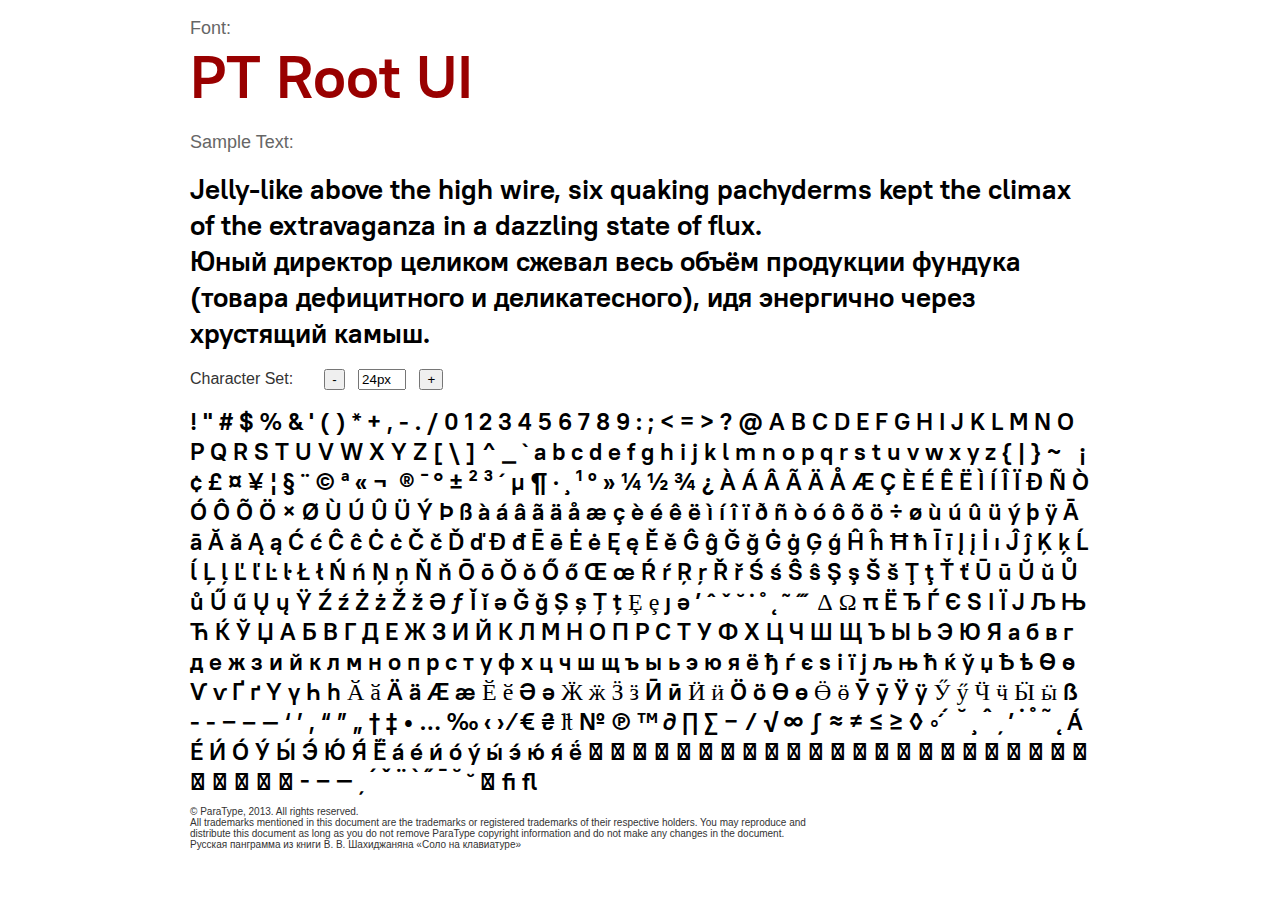
<file: fonts/PT Root UI_Bold/PT Root UI_Bold.html>
<!DOCTYPE html PUBLIC "-//W3C//DTD XHTML 1.0 Strict//EN"
	"http://www.w3.org/TR/xhtml1/DTD/xhtml1-strict.dtd">

<html xmlns="http://www.w3.org/1999/xhtml" xml:lang="en" lang="en">
<head>
	<meta http-equiv="Content-Type" content="text/html; charset=1252"/>

<!--
These webfonts were purchased at www.ParaType.com
You can purchase them too. Please don't steal them.

Please don't remove this notice. Thanks.
-->	
	<title>Font Face Demo</title>
	<link rel="stylesheet" href="PT%20Root%20UI_Bold.css" type="text/css" charset="utf-8">
	<style type="text/css" media="screen">
		body {font-family: Helvetica, Arial, sans-serif; color:#333333;}
		.PTRootUIWebBold {
			font-family: 'PTRootUIWebBold';
			font-weight: normal;
			font-style: normal;
			color:#000000;
		}

		.caption {
			font-size: 18px;
			color:#666666;
		}
		.FontName {
			font-size: 60px;
		}
		.CopyrightFont {
			font-size: 10px;
		}
		#container {
			width: 900px;
			margin-left: auto;
			margin-right: auto;
			overflow: none;
		}
		.samplebox {
			white-space:wrap;
			margin-top:10px;
			margin-bottom: 0px;
		}
	</style>
<script type="text/javascript">
	fsize = 24

function less()
{
	if (fsize > 2) {	
		fsize = fsize-1;
		p = document.getElementById('sample');
		p.style.fontSize = fsize + "px";
		document.getElementById('stext').value = fsize + "px";
	}
}	

function more()
{
	if (fsize < 100) {	
		fsize = fsize+1;
		setSize ()
	}
}	

function setSize ()
{
	p = document.getElementById('sample');
	p.style.fontSize = fsize + "px";
	document.getElementById('stext').value = fsize + "px";
}

function changeFSize()
{
	tsize = document.getElementById('stext').value;
	fsize = parseInt (tsize);
	setSize ();
	return false;
}
</script>	
</head>
<body>
	<div id="container">
<p class="caption">
Font: <br>

<span class="PTRootUIWebBold samplebox" style="font-size:60px; color:#990000">
PT Root UI</span></p>

<p class="caption">
Sample Text:</p>
<p class="PTRootUIWebBold samplebox" style="font-size:28px">
Jelly-like above the high wire, six quaking pachyderms kept the climax of the extravaganza in a dazzling state of flux.<br>&#1070;&#1085;&#1099;&#1081; &#1076;&#1080;&#1088;&#1077;&#1082;&#1090;&#1086;&#1088; &#1094;&#1077;&#1083;&#1080;&#1082;&#1086;&#1084; &#1089;&#1078;&#1077;&#1074;&#1072;&#1083; &#1074;&#1077;&#1089;&#1100; &#1086;&#1073;&#1098;&#1105;&#1084; &#1087;&#1088;&#1086;&#1076;&#1091;&#1082;&#1094;&#1080;&#1080; &#1092;&#1091;&#1085;&#1076;&#1091;&#1082;&#1072; (&#1090;&#1086;&#1074;&#1072;&#1088;&#1072;   &#1076;&#1077;&#1092;&#1080;&#1094;&#1080;&#1090;&#1085;&#1086;&#1075;&#1086; &#1080;&#160;&#1076;&#1077;&#1083;&#1080;&#1082;&#1072;&#1090;&#1077;&#1089;&#1085;&#1086;&#1075;&#1086;), &#1080;&#1076;&#1103; &#1101;&#1085;&#1077;&#1088;&#1075;&#1080;&#1095;&#1085;&#1086; &#1095;&#1077;&#1088;&#1077;&#1079; &#1093;&#1088;&#1091;&#1089;&#1090;&#1103;&#1097;&#1080;&#1081; &#1082;&#1072;&#1084;&#1099;&#1096;.</p>

<p class="caption">
<form onsubmit="return changeFSize();">
Character Set: &nbsp;&nbsp;&nbsp;&nbsp;&nbsp; <input type="button" value="-" onClick="less()"> &nbsp;&nbsp;<input id="stext" type="text" value="24px" style="width:40px"> &nbsp;&nbsp;<input type="button" value="+" onClick="more()"></p>
</form>
<p id="sample" class="PTRootUIWebBold samplebox" style="font-size:24px;">
&#33; &#34; &#35; &#36; &#37; &#38; &#39; &#40; &#41; &#42; &#43; &#44; &#45; &#46; &#47; &#48; &#49; &#50; &#51; &#52; &#53; &#54; &#55; &#56; &#57; &#58; &#59; &#60; &#61; &#62; &#63; &#64; &#65; &#66; &#67; &#68; &#69; &#70; &#71; &#72; &#73; &#74; &#75; &#76; &#77; &#78; &#79; &#80; &#81; &#82; &#83; &#84; &#85; &#86; &#87; &#88; &#89; &#90; &#91; &#92; &#93; &#94; &#95; &#96; &#97; &#98; &#99; &#100; &#101; &#102; &#103; &#104; &#105; &#106; &#107; &#108; &#109; &#110; &#111; &#112; &#113; &#114; &#115; &#116; &#117; &#118; &#119; &#120; &#121; &#122; &#123; &#124; &#125; &#126; &#160; &#161; &#162; &#163; &#164; &#165; &#166; &#167; &#168; &#169; &#170; &#171; &#172; &#173; &#174; &#175; &#176; &#177; &#178; &#179; &#180; &#181; &#182; &#183; &#184; &#185; &#186; &#187; &#188; &#189; &#190; &#191; &#192; &#193; &#194; &#195; &#196; &#197; &#198; &#199; &#200; &#201; &#202; &#203; &#204; &#205; &#206; &#207; &#208; &#209; &#210; &#211; &#212; &#213; &#214; &#215; &#216; &#217; &#218; &#219; &#220; &#221; &#222; &#223; &#224; &#225; &#226; &#227; &#228; &#229; &#230; &#231; &#232; &#233; &#234; &#235; &#236; &#237; &#238; &#239; &#240; &#241; &#242; &#243; &#244; &#245; &#246; &#247; &#248; &#249; &#250; &#251; &#252; &#253; &#254; &#255; &#256; &#257; &#258; &#259; &#260; &#261; &#262; &#263; &#264; &#265; &#266; &#267; &#268; &#269; &#270; &#271; &#272; &#273; &#274; &#275; &#278; &#279; &#280; &#281; &#282; &#283; &#284; &#285; &#286; &#287; &#288; &#289; &#290; &#291; &#292; &#293; &#294; &#295; &#298; &#299; &#302; &#303; &#304; &#305; &#308; &#309; &#310; &#311; &#313; &#314; &#315; &#316; &#317; &#318; &#319; &#320; &#321; &#322; &#323; &#324; &#325; &#326; &#327; &#328; &#332; &#333; &#334; &#335; &#336; &#337; &#338; &#339; &#340; &#341; &#342; &#343; &#344; &#345; &#346; &#347; &#348; &#349; &#350; &#351; &#352; &#353; &#354; &#355; &#356; &#357; &#362; &#363; &#364; &#365; &#366; &#367; &#368; &#369; &#370; &#371; &#376; &#377; &#378; &#379; &#380; &#381; &#382; &#399; &#402; &#463; &#464; &#477; &#486; &#487; &#536; &#537; &#538; &#539; &#552; &#553; &#567; &#601; &#700; &#710; &#711; &#728; &#729; &#730; &#731; &#732; &#733; &#769; &#916; &#937; &#960; &#1025; &#1026; &#1027; &#1028; &#1029; &#1030; &#1031; &#1032; &#1033; &#1034; &#1035; &#1036; &#1038; &#1039; &#1040; &#1041; &#1042; &#1043; &#1044; &#1045; &#1046; &#1047; &#1048; &#1049; &#1050; &#1051; &#1052; &#1053; &#1054; &#1055; &#1056; &#1057; &#1058; &#1059; &#1060; &#1061; &#1062; &#1063; &#1064; &#1065; &#1066; &#1067; &#1068; &#1069; &#1070; &#1071; &#1072; &#1073; &#1074; &#1075; &#1076; &#1077; &#1078; &#1079; &#1080; &#1081; &#1082; &#1083; &#1084; &#1085; &#1086; &#1087; &#1088; &#1089; &#1090; &#1091; &#1092; &#1093; &#1094; &#1095; &#1096; &#1097; &#1098; &#1099; &#1100; &#1101; &#1102; &#1103; &#1105; &#1106; &#1107; &#1108; &#1109; &#1110; &#1111; &#1112; &#1113; &#1114; &#1115; &#1116; &#1118; &#1119; &#1122; &#1123; &#1138; &#1139; &#1140; &#1141; &#1168; &#1169; &#1198; &#1199; &#1210; &#1211; &#1232; &#1233; &#1234; &#1235; &#1236; &#1237; &#1238; &#1239; &#1240; &#1241; &#1244; &#1245; &#1246; &#1247; &#1250; &#1251; &#1252; &#1253; &#1254; &#1255; &#1256; &#1257; &#1258; &#1259; &#1262; &#1263; &#1264; &#1265; &#1266; &#1267; &#1268; &#1269; &#1272; &#1273; &#7838; &#8208; &#8209; &#8210; &#8211; &#8212; &#8216; &#8217; &#8218; &#8220; &#8221; &#8222; &#8224; &#8225; &#8226; &#8230; &#8240; &#8249; &#8250; &#8260; &#8364; &#8372; &#8374; &#8470; &#8471; &#8482; &#8706; &#8719; &#8721; &#8722; &#8725; &#8730; &#8734; &#8747; &#8776; &#8800; &#8804; &#8805; &#9674; &#9702; &#62464; &#62465; &#62470; &#62471; &#62472; &#62473; &#62474; &#62475; &#62476; &#62477; &#62478; &#62560; &#62561; &#62562; &#62563; &#62564; &#62565; &#62566; &#62567; &#62568; &#62569; &#62570; &#62571; &#62572; &#62573; &#62574; &#62575; &#62576; &#62577; &#62578; &#62579; &#62590; &#62591; &#62593; &#62594; &#62595; &#62596; &#62660; &#62661; &#62664; &#62665; &#62668; &#62669; &#62965; &#62966; &#62967; &#62968; &#62970; &#62971; &#62972; &#63033; &#63034; &#63035; &#63036; &#63037; &#63038; &#63039; &#63040; &#63041; &#63162; &#63163; &#63164; &#63171; &#63177; &#63178; &#63179; &#63182; &#63183; &#63184; &#63185; &#63188; &#63196; &#64257; &#64258; &#65279; </p>

<p class="CopyrightFont">
&#169; ParaType, 2013. All rights reserved.<br>All trademarks mentioned in this document are the trademarks or registered trademarks of their respective holders. You may reproduce and<br>distribute this document as long as you do not remove ParaType copyright information and do not make any changes in the document.<br>&#1056;&#1091;&#1089;&#1089;&#1082;&#1072;&#1103; &#1087;&#1072;&#1085;&#1075;&#1088;&#1072;&#1084;&#1084;&#1072; &#1080;&#1079; &#1082;&#1085;&#1080;&#1075;&#1080; &#1042;.&#160;&#1042;.&#160;&#1064;&#1072;&#1093;&#1080;&#1076;&#1078;&#1072;&#1085;&#1103;&#1085;&#1072; &#171;&#1057;&#1086;&#1083;&#1086; &#1085;&#1072;&#160;&#1082;&#1083;&#1072;&#1074;&#1080;&#1072;&#1090;&#1091;&#1088;&#1077;&#187;</p>	</div>

</body>
</html>
</file>
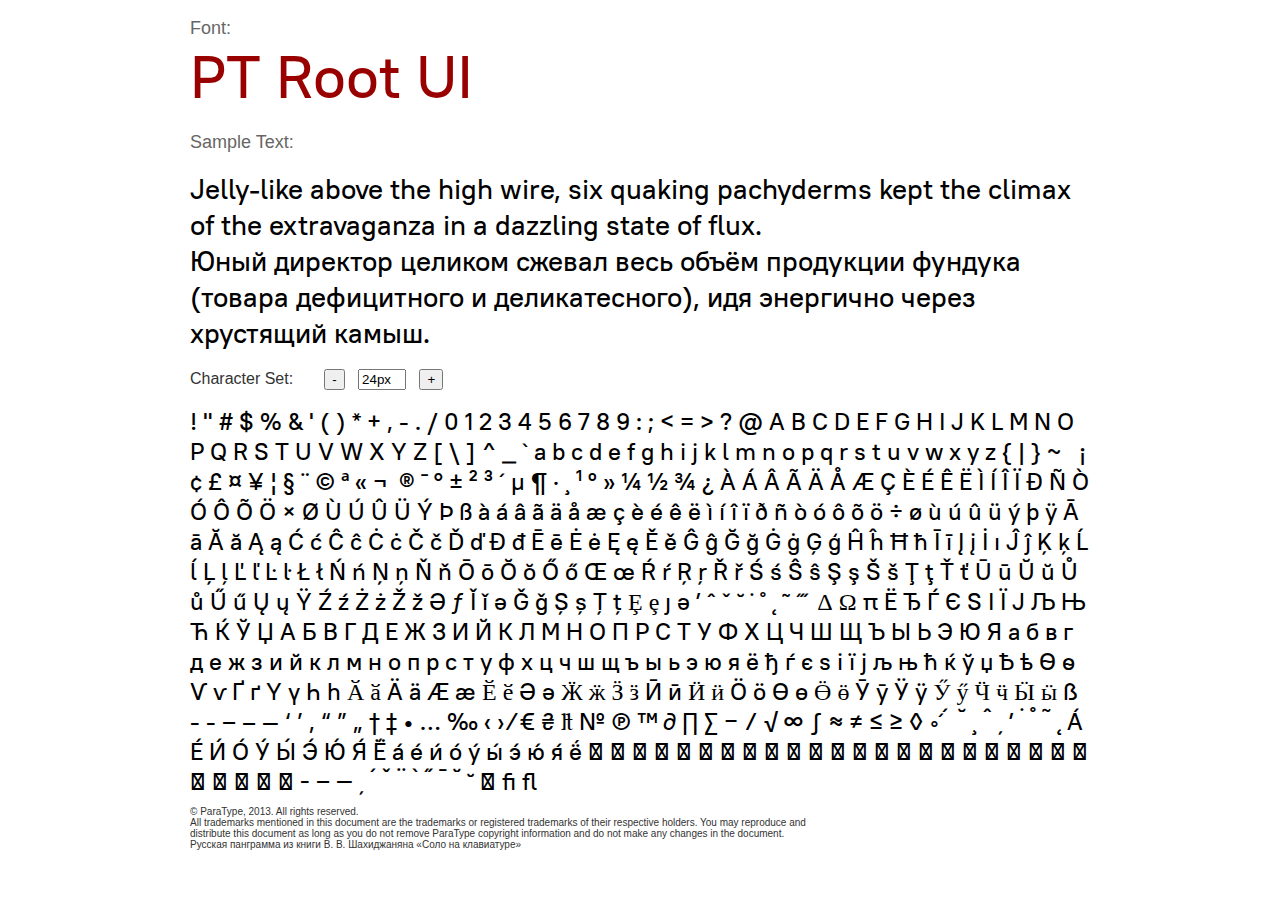
<file: fonts/PT Root UI_Medium/PT Root UI_Medium.html>
<!DOCTYPE html PUBLIC "-//W3C//DTD XHTML 1.0 Strict//EN"
	"http://www.w3.org/TR/xhtml1/DTD/xhtml1-strict.dtd">

<html xmlns="http://www.w3.org/1999/xhtml" xml:lang="en" lang="en">
<head>
	<meta http-equiv="Content-Type" content="text/html; charset=1252"/>

<!--
These webfonts were purchased at www.ParaType.com
You can purchase them too. Please don't steal them.

Please don't remove this notice. Thanks.
-->	
	<title>Font Face Demo</title>
	<link rel="stylesheet" href="PT%20Root%20UI_Medium.css" type="text/css" charset="utf-8">
	<style type="text/css" media="screen">
		body {font-family: Helvetica, Arial, sans-serif; color:#333333;}
		.PTRootUIWebMedium {
			font-family: 'PTRootUIWebMedium';
			font-weight: normal;
			font-style: normal;
			color:#000000;
		}

		.caption {
			font-size: 18px;
			color:#666666;
		}
		.FontName {
			font-size: 60px;
		}
		.CopyrightFont {
			font-size: 10px;
		}
		#container {
			width: 900px;
			margin-left: auto;
			margin-right: auto;
			overflow: none;
		}
		.samplebox {
			white-space:wrap;
			margin-top:10px;
			margin-bottom: 0px;
		}
	</style>
<script type="text/javascript">
	fsize = 24

function less()
{
	if (fsize > 2) {	
		fsize = fsize-1;
		p = document.getElementById('sample');
		p.style.fontSize = fsize + "px";
		document.getElementById('stext').value = fsize + "px";
	}
}	

function more()
{
	if (fsize < 100) {	
		fsize = fsize+1;
		setSize ()
	}
}	

function setSize ()
{
	p = document.getElementById('sample');
	p.style.fontSize = fsize + "px";
	document.getElementById('stext').value = fsize + "px";
}

function changeFSize()
{
	tsize = document.getElementById('stext').value;
	fsize = parseInt (tsize);
	setSize ();
	return false;
}
</script>	
</head>
<body>
	<div id="container">
<p class="caption">
Font: <br>

<span class="PTRootUIWebMedium samplebox" style="font-size:60px; color:#990000">
PT Root UI</span></p>

<p class="caption">
Sample Text:</p>
<p class="PTRootUIWebMedium samplebox" style="font-size:28px">
Jelly-like above the high wire, six quaking pachyderms kept the climax of the extravaganza in a dazzling state of flux.<br>&#1070;&#1085;&#1099;&#1081; &#1076;&#1080;&#1088;&#1077;&#1082;&#1090;&#1086;&#1088; &#1094;&#1077;&#1083;&#1080;&#1082;&#1086;&#1084; &#1089;&#1078;&#1077;&#1074;&#1072;&#1083; &#1074;&#1077;&#1089;&#1100; &#1086;&#1073;&#1098;&#1105;&#1084; &#1087;&#1088;&#1086;&#1076;&#1091;&#1082;&#1094;&#1080;&#1080; &#1092;&#1091;&#1085;&#1076;&#1091;&#1082;&#1072; (&#1090;&#1086;&#1074;&#1072;&#1088;&#1072;   &#1076;&#1077;&#1092;&#1080;&#1094;&#1080;&#1090;&#1085;&#1086;&#1075;&#1086; &#1080;&#160;&#1076;&#1077;&#1083;&#1080;&#1082;&#1072;&#1090;&#1077;&#1089;&#1085;&#1086;&#1075;&#1086;), &#1080;&#1076;&#1103; &#1101;&#1085;&#1077;&#1088;&#1075;&#1080;&#1095;&#1085;&#1086; &#1095;&#1077;&#1088;&#1077;&#1079; &#1093;&#1088;&#1091;&#1089;&#1090;&#1103;&#1097;&#1080;&#1081; &#1082;&#1072;&#1084;&#1099;&#1096;.</p>

<p class="caption">
<form onsubmit="return changeFSize();">
Character Set: &nbsp;&nbsp;&nbsp;&nbsp;&nbsp; <input type="button" value="-" onClick="less()"> &nbsp;&nbsp;<input id="stext" type="text" value="24px" style="width:40px"> &nbsp;&nbsp;<input type="button" value="+" onClick="more()"></p>
</form>
<p id="sample" class="PTRootUIWebMedium samplebox" style="font-size:24px;">
&#33; &#34; &#35; &#36; &#37; &#38; &#39; &#40; &#41; &#42; &#43; &#44; &#45; &#46; &#47; &#48; &#49; &#50; &#51; &#52; &#53; &#54; &#55; &#56; &#57; &#58; &#59; &#60; &#61; &#62; &#63; &#64; &#65; &#66; &#67; &#68; &#69; &#70; &#71; &#72; &#73; &#74; &#75; &#76; &#77; &#78; &#79; &#80; &#81; &#82; &#83; &#84; &#85; &#86; &#87; &#88; &#89; &#90; &#91; &#92; &#93; &#94; &#95; &#96; &#97; &#98; &#99; &#100; &#101; &#102; &#103; &#104; &#105; &#106; &#107; &#108; &#109; &#110; &#111; &#112; &#113; &#114; &#115; &#116; &#117; &#118; &#119; &#120; &#121; &#122; &#123; &#124; &#125; &#126; &#160; &#161; &#162; &#163; &#164; &#165; &#166; &#167; &#168; &#169; &#170; &#171; &#172; &#173; &#174; &#175; &#176; &#177; &#178; &#179; &#180; &#181; &#182; &#183; &#184; &#185; &#186; &#187; &#188; &#189; &#190; &#191; &#192; &#193; &#194; &#195; &#196; &#197; &#198; &#199; &#200; &#201; &#202; &#203; &#204; &#205; &#206; &#207; &#208; &#209; &#210; &#211; &#212; &#213; &#214; &#215; &#216; &#217; &#218; &#219; &#220; &#221; &#222; &#223; &#224; &#225; &#226; &#227; &#228; &#229; &#230; &#231; &#232; &#233; &#234; &#235; &#236; &#237; &#238; &#239; &#240; &#241; &#242; &#243; &#244; &#245; &#246; &#247; &#248; &#249; &#250; &#251; &#252; &#253; &#254; &#255; &#256; &#257; &#258; &#259; &#260; &#261; &#262; &#263; &#264; &#265; &#266; &#267; &#268; &#269; &#270; &#271; &#272; &#273; &#274; &#275; &#278; &#279; &#280; &#281; &#282; &#283; &#284; &#285; &#286; &#287; &#288; &#289; &#290; &#291; &#292; &#293; &#294; &#295; &#298; &#299; &#302; &#303; &#304; &#305; &#308; &#309; &#310; &#311; &#313; &#314; &#315; &#316; &#317; &#318; &#319; &#320; &#321; &#322; &#323; &#324; &#325; &#326; &#327; &#328; &#332; &#333; &#334; &#335; &#336; &#337; &#338; &#339; &#340; &#341; &#342; &#343; &#344; &#345; &#346; &#347; &#348; &#349; &#350; &#351; &#352; &#353; &#354; &#355; &#356; &#357; &#362; &#363; &#364; &#365; &#366; &#367; &#368; &#369; &#370; &#371; &#376; &#377; &#378; &#379; &#380; &#381; &#382; &#399; &#402; &#463; &#464; &#477; &#486; &#487; &#536; &#537; &#538; &#539; &#552; &#553; &#567; &#601; &#700; &#710; &#711; &#728; &#729; &#730; &#731; &#732; &#733; &#769; &#916; &#937; &#960; &#1025; &#1026; &#1027; &#1028; &#1029; &#1030; &#1031; &#1032; &#1033; &#1034; &#1035; &#1036; &#1038; &#1039; &#1040; &#1041; &#1042; &#1043; &#1044; &#1045; &#1046; &#1047; &#1048; &#1049; &#1050; &#1051; &#1052; &#1053; &#1054; &#1055; &#1056; &#1057; &#1058; &#1059; &#1060; &#1061; &#1062; &#1063; &#1064; &#1065; &#1066; &#1067; &#1068; &#1069; &#1070; &#1071; &#1072; &#1073; &#1074; &#1075; &#1076; &#1077; &#1078; &#1079; &#1080; &#1081; &#1082; &#1083; &#1084; &#1085; &#1086; &#1087; &#1088; &#1089; &#1090; &#1091; &#1092; &#1093; &#1094; &#1095; &#1096; &#1097; &#1098; &#1099; &#1100; &#1101; &#1102; &#1103; &#1105; &#1106; &#1107; &#1108; &#1109; &#1110; &#1111; &#1112; &#1113; &#1114; &#1115; &#1116; &#1118; &#1119; &#1122; &#1123; &#1138; &#1139; &#1140; &#1141; &#1168; &#1169; &#1198; &#1199; &#1210; &#1211; &#1232; &#1233; &#1234; &#1235; &#1236; &#1237; &#1238; &#1239; &#1240; &#1241; &#1244; &#1245; &#1246; &#1247; &#1250; &#1251; &#1252; &#1253; &#1254; &#1255; &#1256; &#1257; &#1258; &#1259; &#1262; &#1263; &#1264; &#1265; &#1266; &#1267; &#1268; &#1269; &#1272; &#1273; &#7838; &#8208; &#8209; &#8210; &#8211; &#8212; &#8216; &#8217; &#8218; &#8220; &#8221; &#8222; &#8224; &#8225; &#8226; &#8230; &#8240; &#8249; &#8250; &#8260; &#8364; &#8372; &#8374; &#8470; &#8471; &#8482; &#8706; &#8719; &#8721; &#8722; &#8725; &#8730; &#8734; &#8747; &#8776; &#8800; &#8804; &#8805; &#9674; &#9702; &#62464; &#62465; &#62470; &#62471; &#62472; &#62473; &#62474; &#62475; &#62476; &#62477; &#62478; &#62560; &#62561; &#62562; &#62563; &#62564; &#62565; &#62566; &#62567; &#62568; &#62569; &#62570; &#62571; &#62572; &#62573; &#62574; &#62575; &#62576; &#62577; &#62578; &#62579; &#62590; &#62591; &#62593; &#62594; &#62595; &#62596; &#62660; &#62661; &#62664; &#62665; &#62668; &#62669; &#62965; &#62966; &#62967; &#62968; &#62970; &#62971; &#62972; &#63033; &#63034; &#63035; &#63036; &#63037; &#63038; &#63039; &#63040; &#63041; &#63162; &#63163; &#63164; &#63171; &#63177; &#63178; &#63179; &#63182; &#63183; &#63184; &#63185; &#63188; &#63196; &#64257; &#64258; &#65279; </p>

<p class="CopyrightFont">
&#169; ParaType, 2013. All rights reserved.<br>All trademarks mentioned in this document are the trademarks or registered trademarks of their respective holders. You may reproduce and<br>distribute this document as long as you do not remove ParaType copyright information and do not make any changes in the document.<br>&#1056;&#1091;&#1089;&#1089;&#1082;&#1072;&#1103; &#1087;&#1072;&#1085;&#1075;&#1088;&#1072;&#1084;&#1084;&#1072; &#1080;&#1079; &#1082;&#1085;&#1080;&#1075;&#1080; &#1042;.&#160;&#1042;.&#160;&#1064;&#1072;&#1093;&#1080;&#1076;&#1078;&#1072;&#1085;&#1103;&#1085;&#1072; &#171;&#1057;&#1086;&#1083;&#1086; &#1085;&#1072;&#160;&#1082;&#1083;&#1072;&#1074;&#1080;&#1072;&#1090;&#1091;&#1088;&#1077;&#187;</p>	</div>

</body>
</html>
</file>
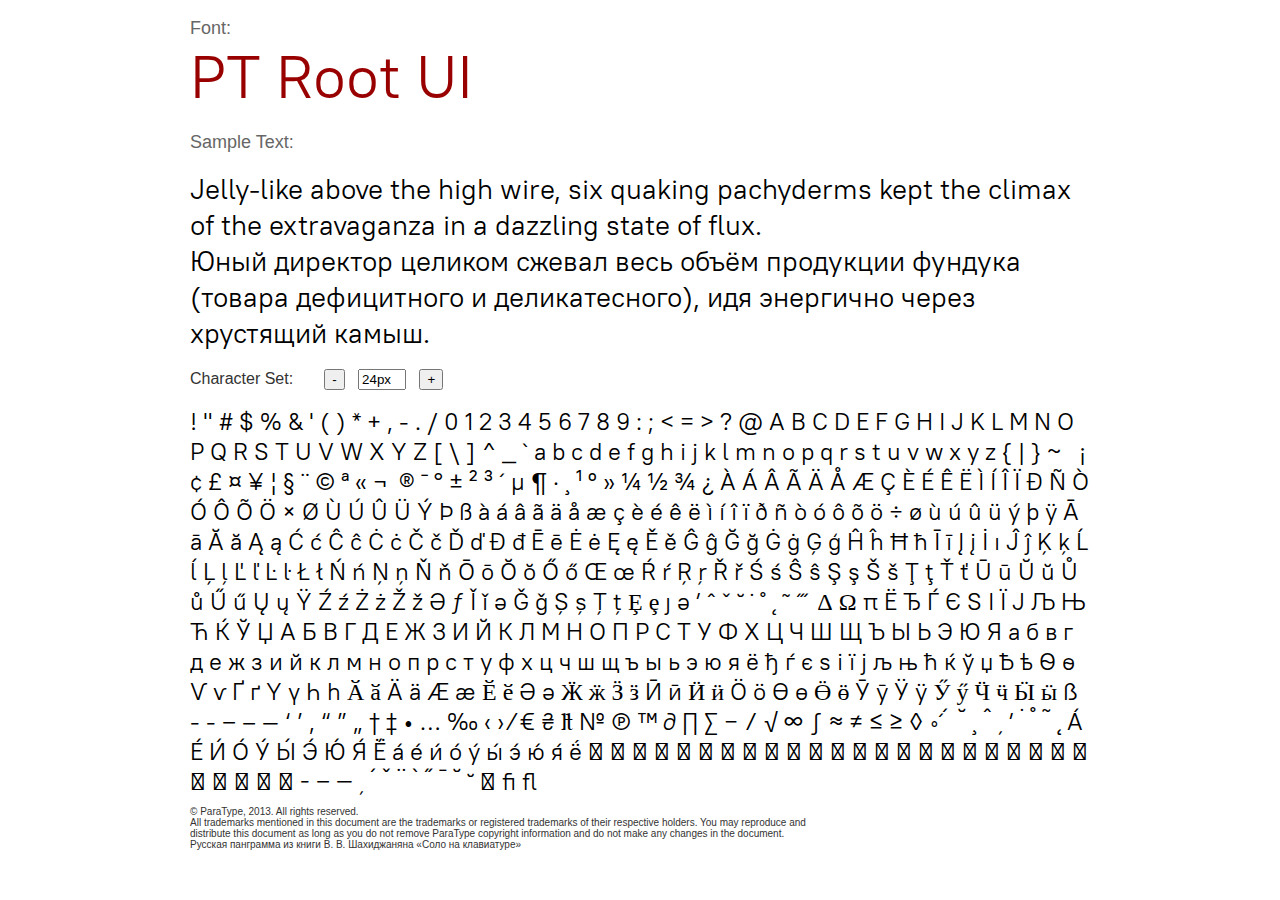
<file: fonts/PT Root UI_Regular/PT Root UI_Regular.html>
<!DOCTYPE html PUBLIC "-//W3C//DTD XHTML 1.0 Strict//EN"
	"http://www.w3.org/TR/xhtml1/DTD/xhtml1-strict.dtd">

<html xmlns="http://www.w3.org/1999/xhtml" xml:lang="en" lang="en">
<head>
	<meta http-equiv="Content-Type" content="text/html; charset=1252"/>

<!--
These webfonts were purchased at www.ParaType.com
You can purchase them too. Please don't steal them.

Please don't remove this notice. Thanks.
-->	
	<title>Font Face Demo</title>
	<link rel="stylesheet" href="PT%20Root%20UI_Regular.css" type="text/css" charset="utf-8">
	<style type="text/css" media="screen">
		body {font-family: Helvetica, Arial, sans-serif; color:#333333;}
		.PTRootUIWebRegular {
			font-family: 'PTRootUIWebRegular';
			font-weight: normal;
			font-style: normal;
			color:#000000;
		}

		.caption {
			font-size: 18px;
			color:#666666;
		}
		.FontName {
			font-size: 60px;
		}
		.CopyrightFont {
			font-size: 10px;
		}
		#container {
			width: 900px;
			margin-left: auto;
			margin-right: auto;
			overflow: none;
		}
		.samplebox {
			white-space:wrap;
			margin-top:10px;
			margin-bottom: 0px;
		}
	</style>
<script type="text/javascript">
	fsize = 24

function less()
{
	if (fsize > 2) {	
		fsize = fsize-1;
		p = document.getElementById('sample');
		p.style.fontSize = fsize + "px";
		document.getElementById('stext').value = fsize + "px";
	}
}	

function more()
{
	if (fsize < 100) {	
		fsize = fsize+1;
		setSize ()
	}
}	

function setSize ()
{
	p = document.getElementById('sample');
	p.style.fontSize = fsize + "px";
	document.getElementById('stext').value = fsize + "px";
}

function changeFSize()
{
	tsize = document.getElementById('stext').value;
	fsize = parseInt (tsize);
	setSize ();
	return false;
}
</script>	
</head>
<body>
	<div id="container">
<p class="caption">
Font: <br>

<span class="PTRootUIWebRegular samplebox" style="font-size:60px; color:#990000">
PT Root UI</span></p>

<p class="caption">
Sample Text:</p>
<p class="PTRootUIWebRegular samplebox" style="font-size:28px">
Jelly-like above the high wire, six quaking pachyderms kept the climax of the extravaganza in a dazzling state of flux.<br>&#1070;&#1085;&#1099;&#1081; &#1076;&#1080;&#1088;&#1077;&#1082;&#1090;&#1086;&#1088; &#1094;&#1077;&#1083;&#1080;&#1082;&#1086;&#1084; &#1089;&#1078;&#1077;&#1074;&#1072;&#1083; &#1074;&#1077;&#1089;&#1100; &#1086;&#1073;&#1098;&#1105;&#1084; &#1087;&#1088;&#1086;&#1076;&#1091;&#1082;&#1094;&#1080;&#1080; &#1092;&#1091;&#1085;&#1076;&#1091;&#1082;&#1072; (&#1090;&#1086;&#1074;&#1072;&#1088;&#1072;   &#1076;&#1077;&#1092;&#1080;&#1094;&#1080;&#1090;&#1085;&#1086;&#1075;&#1086; &#1080;&#160;&#1076;&#1077;&#1083;&#1080;&#1082;&#1072;&#1090;&#1077;&#1089;&#1085;&#1086;&#1075;&#1086;), &#1080;&#1076;&#1103; &#1101;&#1085;&#1077;&#1088;&#1075;&#1080;&#1095;&#1085;&#1086; &#1095;&#1077;&#1088;&#1077;&#1079; &#1093;&#1088;&#1091;&#1089;&#1090;&#1103;&#1097;&#1080;&#1081; &#1082;&#1072;&#1084;&#1099;&#1096;.</p>

<p class="caption">
<form onsubmit="return changeFSize();">
Character Set: &nbsp;&nbsp;&nbsp;&nbsp;&nbsp; <input type="button" value="-" onClick="less()"> &nbsp;&nbsp;<input id="stext" type="text" value="24px" style="width:40px"> &nbsp;&nbsp;<input type="button" value="+" onClick="more()"></p>
</form>
<p id="sample" class="PTRootUIWebRegular samplebox" style="font-size:24px;">
&#33; &#34; &#35; &#36; &#37; &#38; &#39; &#40; &#41; &#42; &#43; &#44; &#45; &#46; &#47; &#48; &#49; &#50; &#51; &#52; &#53; &#54; &#55; &#56; &#57; &#58; &#59; &#60; &#61; &#62; &#63; &#64; &#65; &#66; &#67; &#68; &#69; &#70; &#71; &#72; &#73; &#74; &#75; &#76; &#77; &#78; &#79; &#80; &#81; &#82; &#83; &#84; &#85; &#86; &#87; &#88; &#89; &#90; &#91; &#92; &#93; &#94; &#95; &#96; &#97; &#98; &#99; &#100; &#101; &#102; &#103; &#104; &#105; &#106; &#107; &#108; &#109; &#110; &#111; &#112; &#113; &#114; &#115; &#116; &#117; &#118; &#119; &#120; &#121; &#122; &#123; &#124; &#125; &#126; &#160; &#161; &#162; &#163; &#164; &#165; &#166; &#167; &#168; &#169; &#170; &#171; &#172; &#173; &#174; &#175; &#176; &#177; &#178; &#179; &#180; &#181; &#182; &#183; &#184; &#185; &#186; &#187; &#188; &#189; &#190; &#191; &#192; &#193; &#194; &#195; &#196; &#197; &#198; &#199; &#200; &#201; &#202; &#203; &#204; &#205; &#206; &#207; &#208; &#209; &#210; &#211; &#212; &#213; &#214; &#215; &#216; &#217; &#218; &#219; &#220; &#221; &#222; &#223; &#224; &#225; &#226; &#227; &#228; &#229; &#230; &#231; &#232; &#233; &#234; &#235; &#236; &#237; &#238; &#239; &#240; &#241; &#242; &#243; &#244; &#245; &#246; &#247; &#248; &#249; &#250; &#251; &#252; &#253; &#254; &#255; &#256; &#257; &#258; &#259; &#260; &#261; &#262; &#263; &#264; &#265; &#266; &#267; &#268; &#269; &#270; &#271; &#272; &#273; &#274; &#275; &#278; &#279; &#280; &#281; &#282; &#283; &#284; &#285; &#286; &#287; &#288; &#289; &#290; &#291; &#292; &#293; &#294; &#295; &#298; &#299; &#302; &#303; &#304; &#305; &#308; &#309; &#310; &#311; &#313; &#314; &#315; &#316; &#317; &#318; &#319; &#320; &#321; &#322; &#323; &#324; &#325; &#326; &#327; &#328; &#332; &#333; &#334; &#335; &#336; &#337; &#338; &#339; &#340; &#341; &#342; &#343; &#344; &#345; &#346; &#347; &#348; &#349; &#350; &#351; &#352; &#353; &#354; &#355; &#356; &#357; &#362; &#363; &#364; &#365; &#366; &#367; &#368; &#369; &#370; &#371; &#376; &#377; &#378; &#379; &#380; &#381; &#382; &#399; &#402; &#463; &#464; &#477; &#486; &#487; &#536; &#537; &#538; &#539; &#552; &#553; &#567; &#601; &#700; &#710; &#711; &#728; &#729; &#730; &#731; &#732; &#733; &#769; &#916; &#937; &#960; &#1025; &#1026; &#1027; &#1028; &#1029; &#1030; &#1031; &#1032; &#1033; &#1034; &#1035; &#1036; &#1038; &#1039; &#1040; &#1041; &#1042; &#1043; &#1044; &#1045; &#1046; &#1047; &#1048; &#1049; &#1050; &#1051; &#1052; &#1053; &#1054; &#1055; &#1056; &#1057; &#1058; &#1059; &#1060; &#1061; &#1062; &#1063; &#1064; &#1065; &#1066; &#1067; &#1068; &#1069; &#1070; &#1071; &#1072; &#1073; &#1074; &#1075; &#1076; &#1077; &#1078; &#1079; &#1080; &#1081; &#1082; &#1083; &#1084; &#1085; &#1086; &#1087; &#1088; &#1089; &#1090; &#1091; &#1092; &#1093; &#1094; &#1095; &#1096; &#1097; &#1098; &#1099; &#1100; &#1101; &#1102; &#1103; &#1105; &#1106; &#1107; &#1108; &#1109; &#1110; &#1111; &#1112; &#1113; &#1114; &#1115; &#1116; &#1118; &#1119; &#1122; &#1123; &#1138; &#1139; &#1140; &#1141; &#1168; &#1169; &#1198; &#1199; &#1210; &#1211; &#1232; &#1233; &#1234; &#1235; &#1236; &#1237; &#1238; &#1239; &#1240; &#1241; &#1244; &#1245; &#1246; &#1247; &#1250; &#1251; &#1252; &#1253; &#1254; &#1255; &#1256; &#1257; &#1258; &#1259; &#1262; &#1263; &#1264; &#1265; &#1266; &#1267; &#1268; &#1269; &#1272; &#1273; &#7838; &#8208; &#8209; &#8210; &#8211; &#8212; &#8216; &#8217; &#8218; &#8220; &#8221; &#8222; &#8224; &#8225; &#8226; &#8230; &#8240; &#8249; &#8250; &#8260; &#8364; &#8372; &#8374; &#8470; &#8471; &#8482; &#8706; &#8719; &#8721; &#8722; &#8725; &#8730; &#8734; &#8747; &#8776; &#8800; &#8804; &#8805; &#9674; &#9702; &#62464; &#62465; &#62470; &#62471; &#62472; &#62473; &#62474; &#62475; &#62476; &#62477; &#62478; &#62560; &#62561; &#62562; &#62563; &#62564; &#62565; &#62566; &#62567; &#62568; &#62569; &#62570; &#62571; &#62572; &#62573; &#62574; &#62575; &#62576; &#62577; &#62578; &#62579; &#62590; &#62591; &#62593; &#62594; &#62595; &#62596; &#62660; &#62661; &#62664; &#62665; &#62668; &#62669; &#62965; &#62966; &#62967; &#62968; &#62970; &#62971; &#62972; &#63033; &#63034; &#63035; &#63036; &#63037; &#63038; &#63039; &#63040; &#63041; &#63162; &#63163; &#63164; &#63171; &#63177; &#63178; &#63179; &#63182; &#63183; &#63184; &#63185; &#63188; &#63196; &#64257; &#64258; &#65279; </p>

<p class="CopyrightFont">
&#169; ParaType, 2013. All rights reserved.<br>All trademarks mentioned in this document are the trademarks or registered trademarks of their respective holders. You may reproduce and<br>distribute this document as long as you do not remove ParaType copyright information and do not make any changes in the document.<br>&#1056;&#1091;&#1089;&#1089;&#1082;&#1072;&#1103; &#1087;&#1072;&#1085;&#1075;&#1088;&#1072;&#1084;&#1084;&#1072; &#1080;&#1079; &#1082;&#1085;&#1080;&#1075;&#1080; &#1042;.&#160;&#1042;.&#160;&#1064;&#1072;&#1093;&#1080;&#1076;&#1078;&#1072;&#1085;&#1103;&#1085;&#1072; &#171;&#1057;&#1086;&#1083;&#1086; &#1085;&#1072;&#160;&#1082;&#1083;&#1072;&#1074;&#1080;&#1072;&#1090;&#1091;&#1088;&#1077;&#187;</p>	</div>

</body>
</html>
</file>
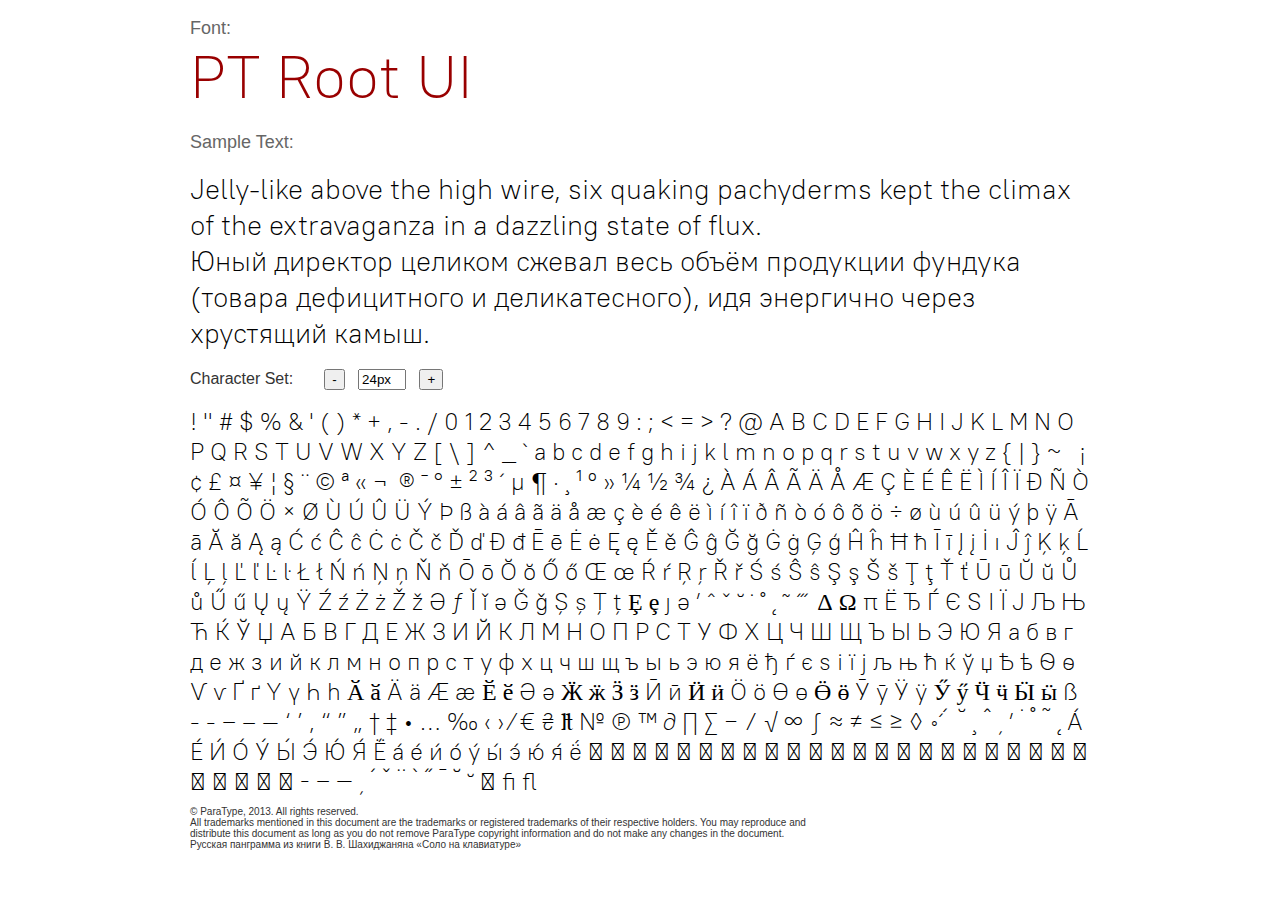
<file: fonts/PT Root UI_Light/Web/PT Root UI_Light.html>
<!DOCTYPE html PUBLIC "-//W3C//DTD XHTML 1.0 Strict//EN"
	"http://www.w3.org/TR/xhtml1/DTD/xhtml1-strict.dtd">

<html xmlns="http://www.w3.org/1999/xhtml" xml:lang="en" lang="en">
<head>
	<meta http-equiv="Content-Type" content="text/html; charset=1252"/>

<!--
These webfonts were purchased at www.ParaType.com
You can purchase them too. Please don't steal them.

Please don't remove this notice. Thanks.
-->	
	<title>Font Face Demo</title>
	<link rel="stylesheet" href="PT%20Root%20UI_Light.css" type="text/css" charset="utf-8">
	<style type="text/css" media="screen">
		body {font-family: Helvetica, Arial, sans-serif; color:#333333;}
		.PTRootUIWebLight {
			font-family: 'PTRootUIWebLight';
			font-weight: normal;
			font-style: normal;
			color:#000000;
		}

		.caption {
			font-size: 18px;
			color:#666666;
		}
		.FontName {
			font-size: 60px;
		}
		.CopyrightFont {
			font-size: 10px;
		}
		#container {
			width: 900px;
			margin-left: auto;
			margin-right: auto;
			overflow: none;
		}
		.samplebox {
			white-space:wrap;
			margin-top:10px;
			margin-bottom: 0px;
		}
	</style>
<script type="text/javascript">
	fsize = 24

function less()
{
	if (fsize > 2) {	
		fsize = fsize-1;
		p = document.getElementById('sample');
		p.style.fontSize = fsize + "px";
		document.getElementById('stext').value = fsize + "px";
	}
}	

function more()
{
	if (fsize < 100) {	
		fsize = fsize+1;
		setSize ()
	}
}	

function setSize ()
{
	p = document.getElementById('sample');
	p.style.fontSize = fsize + "px";
	document.getElementById('stext').value = fsize + "px";
}

function changeFSize()
{
	tsize = document.getElementById('stext').value;
	fsize = parseInt (tsize);
	setSize ();
	return false;
}
</script>	
</head>
<body>
	<div id="container">
<p class="caption">
Font: <br>

<span class="PTRootUIWebLight samplebox" style="font-size:60px; color:#990000">
PT Root UI</span></p>

<p class="caption">
Sample Text:</p>
<p class="PTRootUIWebLight samplebox" style="font-size:28px">
Jelly-like above the high wire, six quaking pachyderms kept the climax of the extravaganza in a dazzling state of flux.<br>&#1070;&#1085;&#1099;&#1081; &#1076;&#1080;&#1088;&#1077;&#1082;&#1090;&#1086;&#1088; &#1094;&#1077;&#1083;&#1080;&#1082;&#1086;&#1084; &#1089;&#1078;&#1077;&#1074;&#1072;&#1083; &#1074;&#1077;&#1089;&#1100; &#1086;&#1073;&#1098;&#1105;&#1084; &#1087;&#1088;&#1086;&#1076;&#1091;&#1082;&#1094;&#1080;&#1080; &#1092;&#1091;&#1085;&#1076;&#1091;&#1082;&#1072; (&#1090;&#1086;&#1074;&#1072;&#1088;&#1072;   &#1076;&#1077;&#1092;&#1080;&#1094;&#1080;&#1090;&#1085;&#1086;&#1075;&#1086; &#1080;&#160;&#1076;&#1077;&#1083;&#1080;&#1082;&#1072;&#1090;&#1077;&#1089;&#1085;&#1086;&#1075;&#1086;), &#1080;&#1076;&#1103; &#1101;&#1085;&#1077;&#1088;&#1075;&#1080;&#1095;&#1085;&#1086; &#1095;&#1077;&#1088;&#1077;&#1079; &#1093;&#1088;&#1091;&#1089;&#1090;&#1103;&#1097;&#1080;&#1081; &#1082;&#1072;&#1084;&#1099;&#1096;.</p>

<p class="caption">
<form onsubmit="return changeFSize();">
Character Set: &nbsp;&nbsp;&nbsp;&nbsp;&nbsp; <input type="button" value="-" onClick="less()"> &nbsp;&nbsp;<input id="stext" type="text" value="24px" style="width:40px"> &nbsp;&nbsp;<input type="button" value="+" onClick="more()"></p>
</form>
<p id="sample" class="PTRootUIWebLight samplebox" style="font-size:24px;">
&#33; &#34; &#35; &#36; &#37; &#38; &#39; &#40; &#41; &#42; &#43; &#44; &#45; &#46; &#47; &#48; &#49; &#50; &#51; &#52; &#53; &#54; &#55; &#56; &#57; &#58; &#59; &#60; &#61; &#62; &#63; &#64; &#65; &#66; &#67; &#68; &#69; &#70; &#71; &#72; &#73; &#74; &#75; &#76; &#77; &#78; &#79; &#80; &#81; &#82; &#83; &#84; &#85; &#86; &#87; &#88; &#89; &#90; &#91; &#92; &#93; &#94; &#95; &#96; &#97; &#98; &#99; &#100; &#101; &#102; &#103; &#104; &#105; &#106; &#107; &#108; &#109; &#110; &#111; &#112; &#113; &#114; &#115; &#116; &#117; &#118; &#119; &#120; &#121; &#122; &#123; &#124; &#125; &#126; &#160; &#161; &#162; &#163; &#164; &#165; &#166; &#167; &#168; &#169; &#170; &#171; &#172; &#173; &#174; &#175; &#176; &#177; &#178; &#179; &#180; &#181; &#182; &#183; &#184; &#185; &#186; &#187; &#188; &#189; &#190; &#191; &#192; &#193; &#194; &#195; &#196; &#197; &#198; &#199; &#200; &#201; &#202; &#203; &#204; &#205; &#206; &#207; &#208; &#209; &#210; &#211; &#212; &#213; &#214; &#215; &#216; &#217; &#218; &#219; &#220; &#221; &#222; &#223; &#224; &#225; &#226; &#227; &#228; &#229; &#230; &#231; &#232; &#233; &#234; &#235; &#236; &#237; &#238; &#239; &#240; &#241; &#242; &#243; &#244; &#245; &#246; &#247; &#248; &#249; &#250; &#251; &#252; &#253; &#254; &#255; &#256; &#257; &#258; &#259; &#260; &#261; &#262; &#263; &#264; &#265; &#266; &#267; &#268; &#269; &#270; &#271; &#272; &#273; &#274; &#275; &#278; &#279; &#280; &#281; &#282; &#283; &#284; &#285; &#286; &#287; &#288; &#289; &#290; &#291; &#292; &#293; &#294; &#295; &#298; &#299; &#302; &#303; &#304; &#305; &#308; &#309; &#310; &#311; &#313; &#314; &#315; &#316; &#317; &#318; &#319; &#320; &#321; &#322; &#323; &#324; &#325; &#326; &#327; &#328; &#332; &#333; &#334; &#335; &#336; &#337; &#338; &#339; &#340; &#341; &#342; &#343; &#344; &#345; &#346; &#347; &#348; &#349; &#350; &#351; &#352; &#353; &#354; &#355; &#356; &#357; &#362; &#363; &#364; &#365; &#366; &#367; &#368; &#369; &#370; &#371; &#376; &#377; &#378; &#379; &#380; &#381; &#382; &#399; &#402; &#463; &#464; &#477; &#486; &#487; &#536; &#537; &#538; &#539; &#552; &#553; &#567; &#601; &#700; &#710; &#711; &#728; &#729; &#730; &#731; &#732; &#733; &#769; &#916; &#937; &#960; &#1025; &#1026; &#1027; &#1028; &#1029; &#1030; &#1031; &#1032; &#1033; &#1034; &#1035; &#1036; &#1038; &#1039; &#1040; &#1041; &#1042; &#1043; &#1044; &#1045; &#1046; &#1047; &#1048; &#1049; &#1050; &#1051; &#1052; &#1053; &#1054; &#1055; &#1056; &#1057; &#1058; &#1059; &#1060; &#1061; &#1062; &#1063; &#1064; &#1065; &#1066; &#1067; &#1068; &#1069; &#1070; &#1071; &#1072; &#1073; &#1074; &#1075; &#1076; &#1077; &#1078; &#1079; &#1080; &#1081; &#1082; &#1083; &#1084; &#1085; &#1086; &#1087; &#1088; &#1089; &#1090; &#1091; &#1092; &#1093; &#1094; &#1095; &#1096; &#1097; &#1098; &#1099; &#1100; &#1101; &#1102; &#1103; &#1105; &#1106; &#1107; &#1108; &#1109; &#1110; &#1111; &#1112; &#1113; &#1114; &#1115; &#1116; &#1118; &#1119; &#1122; &#1123; &#1138; &#1139; &#1140; &#1141; &#1168; &#1169; &#1198; &#1199; &#1210; &#1211; &#1232; &#1233; &#1234; &#1235; &#1236; &#1237; &#1238; &#1239; &#1240; &#1241; &#1244; &#1245; &#1246; &#1247; &#1250; &#1251; &#1252; &#1253; &#1254; &#1255; &#1256; &#1257; &#1258; &#1259; &#1262; &#1263; &#1264; &#1265; &#1266; &#1267; &#1268; &#1269; &#1272; &#1273; &#7838; &#8208; &#8209; &#8210; &#8211; &#8212; &#8216; &#8217; &#8218; &#8220; &#8221; &#8222; &#8224; &#8225; &#8226; &#8230; &#8240; &#8249; &#8250; &#8260; &#8364; &#8372; &#8374; &#8470; &#8471; &#8482; &#8706; &#8719; &#8721; &#8722; &#8725; &#8730; &#8734; &#8747; &#8776; &#8800; &#8804; &#8805; &#9674; &#9702; &#62464; &#62465; &#62470; &#62471; &#62472; &#62473; &#62474; &#62475; &#62476; &#62477; &#62478; &#62560; &#62561; &#62562; &#62563; &#62564; &#62565; &#62566; &#62567; &#62568; &#62569; &#62570; &#62571; &#62572; &#62573; &#62574; &#62575; &#62576; &#62577; &#62578; &#62579; &#62590; &#62591; &#62593; &#62594; &#62595; &#62596; &#62660; &#62661; &#62664; &#62665; &#62668; &#62669; &#62965; &#62966; &#62967; &#62968; &#62970; &#62971; &#62972; &#63033; &#63034; &#63035; &#63036; &#63037; &#63038; &#63039; &#63040; &#63041; &#63162; &#63163; &#63164; &#63171; &#63177; &#63178; &#63179; &#63182; &#63183; &#63184; &#63185; &#63188; &#63196; &#64257; &#64258; &#65279; </p>

<p class="CopyrightFont">
&#169; ParaType, 2013. All rights reserved.<br>All trademarks mentioned in this document are the trademarks or registered trademarks of their respective holders. You may reproduce and<br>distribute this document as long as you do not remove ParaType copyright information and do not make any changes in the document.<br>&#1056;&#1091;&#1089;&#1089;&#1082;&#1072;&#1103; &#1087;&#1072;&#1085;&#1075;&#1088;&#1072;&#1084;&#1084;&#1072; &#1080;&#1079; &#1082;&#1085;&#1080;&#1075;&#1080; &#1042;.&#160;&#1042;.&#160;&#1064;&#1072;&#1093;&#1080;&#1076;&#1078;&#1072;&#1085;&#1103;&#1085;&#1072; &#171;&#1057;&#1086;&#1083;&#1086; &#1085;&#1072;&#160;&#1082;&#1083;&#1072;&#1074;&#1080;&#1072;&#1090;&#1091;&#1088;&#1077;&#187;</p>	</div>

</body>
</html>
</file>
<file: css/site.css>
a {
    color: #181818;
}

a:hover {
    color: #181818;
}

.logo {
    height: 53px;
    width: 127px;
}

.footer .logo {
    margin-top: 13px;
}

.header {
    border-bottom: solid black 1px;
    border-radius: 0px;
    height: 100px;
    padding-top: 20px;
}

.footer {
    border-top: solid black 1px;
    border-radius: 0px;
    height: 100px;
    padding-top: 20px;
}

.header .navbar-brand,
.footer .navbar-brand {
    padding-left: 0px;
}

hr {
    border-color: black;
    margin-bottom: 0px;
}

img {
    object-fit: cover;
}

.carousel-control {
    height: 300px;
}

.nav-link {
    color: #181818;
    line-height: normal;
    letter-spacing: 0.05em;
    text-transform: uppercase;
    font-size: 12px;
}

.none {
    text-decoration: none;
    color: #181818;
    background-color: inherit;    
}

.none-focus:focus,
.filter-list>li>a.none-focus:focus,
.navbar-nav>li>a.none-focus:focus {
    text-decoration: none;
    color: #181818;
    background-color: inherit;
}

.none-hover:hover,
.filter-list>li>a.none-hover:hover,
.navbar-nav>li>a.none-hover:hover {
    text-decoration: none;
    color: #181818;
    background-color: inherit;
}

.yellow-hover,
.filter-list>li>a.yellow-hover,
.navbar-nav>li>a.yellow-hover {
	background-image: url('../images/sprites/sprite-highlight-v3.png');
	background-position: -5.26316%;
	background-repeat: no-repeat;
	background-size: 2000% 1.25em;
}

h1>a.yellow-hover {
    background-size: 2000% 0.5em;
}

h4>a.yellow-hover {
    background-size: 2000% 1em;
}

.modal-content h4 {
    font-weight: bold;
}

.yellow-hover:hover,
.filter-list>li>a.yellow-hover:hover,
.navbar-nav>li>a.yellow-hover:hover {
	-webkit-animation: play .25s steps(20) 1 forwards;
    animation: play .25s steps(20) 1 forwards; 
    
    text-decoration: none;
    color: #181818;
    background-color: inherit;
}

@-webkit-keyframes play {
	0% {
		background-position: -5.26316%
	}
	to {
		background-position: 100%
	}
}

@keyframes play {
	0% {
		background-position: -5.26316%
	}
	to {
		background-position: 100%
	}
}

.separator,
.navbar-nav>li>a.separator {
    padding-left: 0px;
    padding-right: 0px;
    color: #181818;
    font-size: 12px;
}

.separator:hover,
.navbar-nav>li>a.separator:hover {
    background-color: inherit;
    color: #181818;
    text-decoration: none;
}


.with-label .separator {
    padding-left: 10px;
    padding-right: 10px;
}

.navbar-nav>li>a {
    margin-top: 5px;
    margin-bottom: 5px;
    padding-top: 0;
    padding-bottom: 0;
}

.navbar-nav {
    float: left;
    margin: 0;
}

.navbar-nav>li {
    float: left;
}


h1 {
    font-weight: bold;
}

.material-input {
    border: none;
    border-bottom: solid black 1px;
    border-radius: 0px;
    box-shadow: none;
    padding: 0;
    height: 35.2px; /* ужасный костыль, но только так выравнивается с подчеркиванием глифа*/
}

.filter-list {
    border: none;
    box-shadow: none;
    list-style: none;
    padding-inline-start: 13px;
    padding-top: 10px;    
}

.filter-list>li>a {
    color: #181818;
    cursor: pointer;
}

.filter-list>li {
    list-style-image: url('../icons/list-off.svg');
    padding-top: 20px;
    text-transform: uppercase;
    font-size: 12px;
}

.filter-list>li.active {
    list-style-image: url('../icons/list-on.svg');
}

.filter-list>li.active>a {
	background-image: url('../images/sprites/sprite-highlight-v3.png');
	background-position: 100%;
	background-repeat: no-repeat;
	background-size: 2000% 1.25em;
}

.filter-btn {
    width: 60%;
    text-align: left;
    text-transform: uppercase;
    font-size: 12px;
}

.filter-btn .combo-btn {
    width: 10px;
    height: 8px;
    float: right;
    margin-top: 6px;
    background-image: url('../icons/selector\ down.svg');
}

.filter-btn .combo-btn.expanded {
    background-image: url('../icons/selector\ up.svg')
}

h1.product-name {
    text-transform: uppercase;
    margin-top: 7px;
}

.product-common {
    font-size: 12px;
    line-height: 15px;
    letter-spacing: 0.05em;
    text-transform: uppercase;
    padding-bottom: 10px;
    line-height: 3em;
}

.product-menu {
    border-top: solid black 1px;
    border-bottom: solid black 1px;
    padding-top: 10px;
    padding-bottom: 10px;
}

.product-menu >li>a {
    color: #181818;
    cursor: pointer;
}

ul.product-menu>li>a {
    padding-left: 10px;
}

.product-menu>li.active>a {
	background-image: url('../images/sprites/sprite-highlight-v3.png');
	background-position: 100%;
	background-repeat: no-repeat;
	background-size: 2000% 1.25em;
}

.product-price h4 {
    padding-top: 30px;
    border-top: solid black 1px;
}

.product-icon {
    margin-right: 20px;
    margin-bottom: 2px;    
}

.padding-left-0 {
    padding-left: 0px;
}

.padding-left-10 {
    padding-left: 10px;
}

.padding-right-10 {
    padding-right: 10px;
}

.padding-right-20 {
    padding-right: 20px;
}

.margin-top-0 {
    margin-top: 0px;
}

.margin-top-5 {
    margin-top: 5px;
}

.margin-top-10 {
    margin-top: 10px;
}

.margin-top-12 {
    margin-top: 12px;
}

.margin-top-20 {
    margin-top: 20px;
}

.margin-top-30 {
    margin-top: 30px;
}

.margin-top-40 {
    margin-top: 40px;
}

.margin-top-50 {
    margin-top: 50px;
}

.margin-top-80 {
    margin-top: 80px;
}

.margin-top-100 {
    margin-top: 100px;
}

.margin-top-150 {
    margin-top: 150px;
}

.margin-bottom-20 {
    margin-bottom: 20px;
}

.margin-bottom-40 {
    margin-bottom: 40px;
}

.margin-bottom-50 {
    margin-bottom: 50px;
}

.margin-right-10 {
    margin-right: 10px;
}

.btn {
    font-size: 12px;
    width: 100%;
    text-transform: uppercase;
}

.site-btn-cancel {
    color: black;
    background-color: white;
    border-color: black;
}

.site-btn-ok {
    color: white;
    background-color: black;
    border-color: black;
}

.site-btn-cancel:hover {
    color: black;
}

.site-btn-ok:hover {
    color: white;
}

.catalog {
    padding: 0px;
    margin-bottom: 100px;
}


.catalog .col.catalog-item:nth-child(2n) {
    float: right;
}

@media (min-width: 640px) {
    .catalog .col.catalog-item:nth-child(2n) {
        margin-right: -3px;
    } 
    .catalog .col.catalog-item:nth-child(n + 3) {
        margin-top: 100px;
    }
    .catalog {
        margin-top: 50px;
    }
}
@media (min-width: 1024px) {
    .catalog .col.catalog-item:nth-child(2n) {
        margin-right: -9px;
    } 
}
@media (min-width: 1280px) {
    .catalog .col.catalog-item:nth-child(2n) {
        margin-right: -47px;
    } 
}



/******************************************************************************/
@media (max-width: 1024px) {
    .more-1024 {
        display: none !important;
    }
}

@media (min-width: 1024px) {
    .less-1024 {
        display: none !important;
    }    
}

@media (max-width: 640px) {
    .more-640 {
        display: none !important;
    }
}

@media (min-width: 640px) {
    .less-640 {
        display: none !important;
    }
}

@media (min-width: 640px) {
    .pull-right-more-640 {
        float: right !important;
    }
}

@media (max-width: 640px) {
    .margin-top-50-less-640 {
        margin-top: 50px;
    }

    .margin-top-30-less-640 {
        margin-top: 50px;
    }
    
    .padding-right-15-less-640 {
        padding-right: 15px;
    }

    .font-24-less-640 {
        font-size: 24px;
    }
}

@media (max-width: 1024px) {
    .product-common {
        margin: 0;
        padding-bottom: 0;
    }
    .product-price h4 {
        margin-top: 0;
        padding-top: 35px;
    }

    .margin-top-40-less-1024 {
        margin-top: 40px;
    }

    .margin-top-50-less-1024 {
        margin-top: 50px;
    }  
}




.img-main {
    height: auto;
    width: 100%;
}

.img-section {
    height: auto;
    width: 100%;
}

.img-product {
    height: auto;
    width: 100%;
}

.img-carousel {
    height: auto;
    width: 100%;
}

.img-product-details {
    height: auto;
    width: 100%;
}


@media (max-width: 640px) {
    .img-main {
        min-height: 330px;
    }

    .img-section {
        min-height: 300px;
    }

    .img-product {
        min-height: 210px;
        min-width: 280px;
    }

    .img-carousel {
        min-height: 210px;
        min-width: 280px;
    }

    .img-product-details {
        min-height: 200px;
        min-width: 100%;
    }
}



@media (min-width: 640px) {
    .img-main {
        height: 660px;
        width: 100%;
    }

    .img-section {
        height: 480px;
        width: 100%;
    }

    .img-product {
        height: 220px;
        width: 290px;
    }

    .img-carousel {
        height: 300px;
        width: 400px;
    }

    .img-product-details {
        height: 420px;
        width: 100%;
    }
}

@media (min-width: 1024px) {
    .img-main {
        height: 560px;
        width: 100%;
    }

    .img-section {
        height: 360px;
        width: 100%;
    }

    .img-carousel {
        height: 300px;
        width: 400px;
    }

    .img-product {
        height: 260px;
        width: 350px;
    }

    .img-product-details {
        height: 390px;
        width: 100%;
    }
}


@media (min-width: 1280px) {
    .img-main {
        height: 560px;
        width: 100%;
    }

    .img-section {
        height: 460px;
        width: 100%;
    }

    .img-product,
    .img-carousel {
        height: 300px;
        width: 400px;
    }

    .img-product-details {
        height: 500px;
        width: 100%;
    }
}
</file>
<file: css/modal-slider.css>
/*******************************
* MODAL AS LEFT/RIGHT SIDEBAR
* Add "left" or "right" in modal parent div, after class="modal".
* Get free snippets on bootpen.com
*******************************/
.modal.left .modal-dialog,
.modal.right .modal-dialog {
    position: fixed;
    margin: auto;
    width: 100%;
    height: 100%;
    -webkit-transform: translate3d(0%, 0, 0);
        -ms-transform: translate3d(0%, 0, 0);
         -o-transform: translate3d(0%, 0, 0);
            transform: translate3d(0%, 0, 0);
}

.modal.left .modal-content,
.modal.right .modal-content {
    height: 100%;
    overflow-y: auto;
}

.modal.left .modal-body,
.modal.right .modal-body {
    padding: 15px 15px 80px;
}

/*Left*/
.modal.left.fade .modal-dialog{
    left: -100%;
    -webkit-transition: opacity 0.3s linear, left 0.3s ease-out;
       -moz-transition: opacity 0.3s linear, left 0.3s ease-out;
         -o-transition: opacity 0.3s linear, left 0.3s ease-out;
            transition: opacity 0.3s linear, left 0.3s ease-out;
}

.modal.left.fade.in .modal-dialog{
    left: 0;
}
    
/*Right*/
.modal.right.fade .modal-dialog {
    right: -100%;
    -webkit-transition: opacity 0.3s linear, right 0.3s ease-out;
       -moz-transition: opacity 0.3s linear, right 0.3s ease-out;
         -o-transition: opacity 0.3s linear, right 0.3s ease-out;
            transition: opacity 0.3s linear, right 0.3s ease-out;
}

.modal.right.fade.in .modal-dialog {
    right: 0;
}

/* ----- MODAL STYLE ----- */
.modal-content {
    border-radius: 0;
    border: none;
}

.site-modal-header {
    border-bottom: solid black 1px;
    border-radius: 0px;
    height: 100px;
    padding-top: 20px;
    margin-bottom: 20px;
}

.site-modal-footer {
    border-top: solid black 1px;
    border-radius: 0px;
    height: 100px;
    padding-top: 20px;
    /*position: fixed;*/
    bottom: 0px;
    margin-bottom: 30px;
    margin-top: 50px;
}






.modal.fade:not(.in).left .modal-dialog {
    -webkit-transform: translate3d(-25%, 0, 0);
    transform: translate3d(-25%, 0, 0);
}
</file>
<file: css/sticky-filter.css>
.sticky-filter {
}

@supports ((position: -webkit-sticky) or (position:sticky)) {
    .sticky-filter {
        position:-webkit-sticky;
        position: sticky;
        top: 0px; /*calc(100% - 300px);*/
        z-index: 10;
    }

    .sticky-filter-btn {
        position:-webkit-sticky;
        position: sticky;
        top: 90%;
        z-index: 10;
    }
}

.sticky-filter-btn {
    text-align: center;
}

.sticky-filter-btn .btn {
    color: white;
    background-color: black;
    border-color: black;
    text-transform: uppercase;
    font-size: 12px;
    width: 100%;
}

@media (max-width: 640px) {
    .sticky-filter-btn .btn {
        width: calc(100% - 20px);
        margin-left:10px;
        margin-right:10px;
    }
}
</file>
